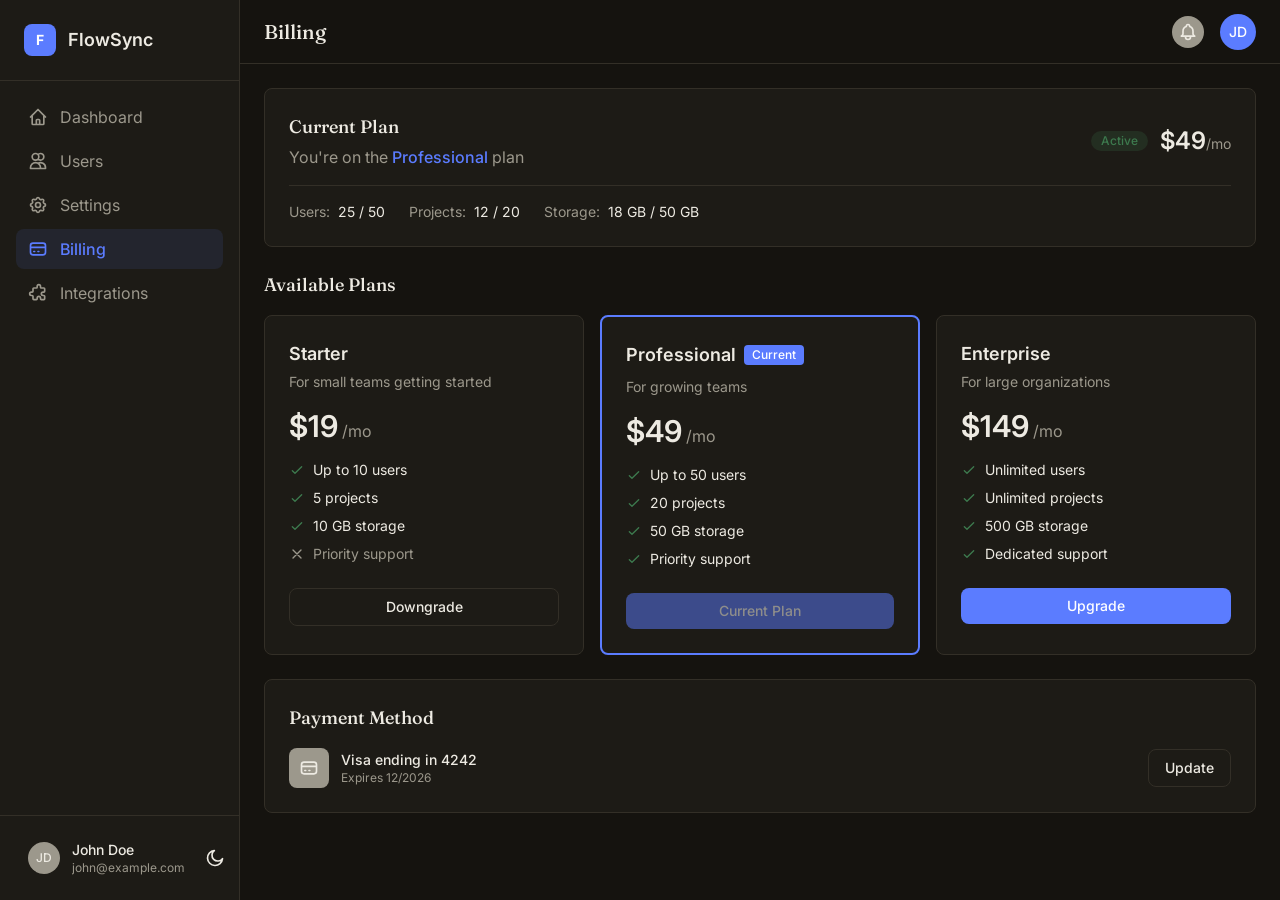
<file: billing.html>
<!DOCTYPE html>
<html lang="en">
<head>
  <meta charset="UTF-8" />
  <meta name="viewport" content="width=device-width, initial-scale=1.0" />
  <meta name="description" content="FlowSync Billing — Manage subscriptions, pricing plans, and payment methods. View invoices and upgrade or downgrade your plan." />
  <meta property="og:title" content="FlowSync — Billing" />
  <meta property="og:description" content="Manage subscriptions and billing information." />
  <meta property="og:image" content="https://flowsync3.netlify.app/assets/og-image.png" />
  <meta property="og:image:width" content="1200" />
  <meta property="og:image:height" content="630" />
  <meta property="og:type" content="website" />
  <meta name="twitter:card" content="summary_large_image" />
  <meta name="twitter:title" content="FlowSync — Billing" />
  <meta name="twitter:description" content="Manage subscriptions and billing information." />
  <meta name="twitter:image" content="https://flowsync3.netlify.app/assets/og-image.png" />
  <meta name="theme-color" content="#15130F" />
  <title>FlowSync — Billing</title>
  <link rel="icon" href="assets/favicon.ico" sizes="32x32" />
  <link rel="icon" type="image/png" sizes="16x16" href="assets/favicon-16x16.png" />
  <link rel="icon" type="image/png" sizes="32x32" href="assets/favicon-32x32.png" />
  <link rel="apple-touch-icon" href="assets/apple-touch-icon.png" />
  <link rel="preconnect" href="https://fonts.googleapis.com" />
  <link rel="preconnect" href="https://fonts.gstatic.com" crossorigin />
  <link href="https://fonts.googleapis.com/css2?family=Fraunces:opsz,wght@9..144,400;9..144,500&family=Inter:wght@400;500;600;700&family=JetBrains+Mono:wght@400;500;600&display=swap" rel="stylesheet" />
  <link rel="stylesheet" href="output.css" />
  <script>
    (function () {
      var theme = localStorage.getItem('flowsync-theme') || 'dark';
      if (theme === 'dark') {
        document.documentElement.classList.add('dark');
      }
    }());
  </script>
</head>
<body class="min-h-screen bg-background text-foreground dark:bg-[--color-background] dark:text-[--color-foreground] overflow-x-hidden">
  <div class="w-full md:grid md:grid-cols-[240px_1fr] min-h-screen">

    <!-- Sidebar -->
    <aside id="sidebar" class="fixed inset-y-0 left-0 z-20 w-60 -translate-x-full bg-surface dark:bg-[--color-surface] border-r border-border dark:border-[--color-border] flex flex-col transition-transform duration-200 md:translate-x-0 md:sticky md:top-0 md:h-screen">
      <div class="p-6 border-b border-border flex items-center justify-between">
        <a class='flex items-center gap-3' href='index.html'>
          <div class="w-8 h-8 bg-primary rounded-lg flex items-center justify-center">
            <span class="text-on-primary font-bold text-sm">F</span>
          </div>
          <span class="text-lg font-semibold text-foreground">FlowSync</span>
        </a>
        <button id="sidebar-close" class="md:hidden w-8 h-8 flex items-center justify-center rounded-lg text-muted hover:text-foreground hover:bg-muted/10 transition-colors" aria-label="Close sidebar">
          <svg class="w-5 h-5" fill="none" stroke="currentColor" viewBox="0 0 24 24">
            <path stroke-linecap="round" stroke-linejoin="round" stroke-width="2" d="M6 18L18 6M6 6l12 12"/>
          </svg>
        </button>
      </div>

      <nav class="flex-1 p-4 overflow-y-auto">
        <ul class="space-y-1">
          <li>
            <a class='flex items-center gap-3 px-3 py-2 rounded-lg text-muted hover:text-foreground hover:bg-muted/10 transition-colors' href='index.html'>
              <svg class="w-5 h-5" fill="none" stroke="currentColor" viewBox="0 0 24 24">
                <path stroke-linecap="round" stroke-linejoin="round" stroke-width="2" d="M3 12l2-2m0 0l7-7 7 7M5 10v10a1 1 0 001 1h3m10-11l2 2m-2-2v10a1 1 0 01-1 1h-3m-6 0a1 1 0 001-1v-4a1 1 0 011-1h2a1 1 0 011 1v4a1 1 0 001 1m-6 0h6"/>
              </svg>
              <span>Dashboard</span>
            </a>
          </li>
          <li>
            <a class='flex items-center gap-3 px-3 py-2 rounded-lg text-muted hover:text-foreground hover:bg-muted/10 transition-colors' href='users.html'>
              <svg class="w-5 h-5" fill="none" stroke="currentColor" viewBox="0 0 24 24">
                <path stroke-linecap="round" stroke-linejoin="round" stroke-width="2" d="M12 4.354a4 4 0 110 5.292M15 21H3v-1a6 6 0 0112 0v1zm0 0h6v-1a6 6 0 00-9-5.197M13 7a4 4 0 11-8 0 4 4 0 018 0z"/>
              </svg>
              <span>Users</span>
            </a>
          </li>
          <li>
            <a class='flex items-center gap-3 px-3 py-2 rounded-lg text-muted hover:text-foreground hover:bg-muted/10 transition-colors' href='settings.html'>
              <svg class="w-5 h-5" fill="none" stroke="currentColor" viewBox="0 0 24 24">
                <path stroke-linecap="round" stroke-linejoin="round" stroke-width="2" d="M10.325 4.317c.426-1.756 2.924-1.756 3.35 0a1.724 1.724 0 002.573 1.066c1.543-.94 3.31.826 2.37 2.37a1.724 1.724 0 001.065 2.572c1.756.426 1.756 2.924 0 3.35a1.724 1.724 0 00-1.066 2.573c.94 1.543-.826 3.31-2.37 2.37a1.724 1.724 0 00-2.572 1.065c-.426 1.756-2.924 1.756-3.35 0a1.724 1.724 0 00-2.573-1.066c-1.543.94-3.31-.826-2.37-2.37a1.724 1.724 0 00-1.065-2.572c-1.756-.426-1.756-2.924 0-3.35a1.724 1.724 0 001.066-2.573c-.94-1.543.826-3.31 2.37-2.37.996.608 2.296.07 2.572-1.065z"/>
                <path stroke-linecap="round" stroke-linejoin="round" stroke-width="2" d="M15 12a3 3 0 11-6 0 3 3 0 016 0z"/>
              </svg>
              <span>Settings</span>
            </a>
          </li>
          <li>
            <a class='flex items-center gap-3 px-3 py-2 rounded-lg text-primary bg-primary/10 font-medium' href='billing.html'>
              <svg class="w-5 h-5" fill="none" stroke="currentColor" viewBox="0 0 24 24">
                <path stroke-linecap="round" stroke-linejoin="round" stroke-width="2" d="M3 10h18M7 15h1m4 0h1m-7 4h12a3 3 0 003-3V8a3 3 0 00-3-3H6a3 3 0 00-3 3v8a3 3 0 003 3z"/>
              </svg>
              <span>Billing</span>
            </a>
          </li>
          <li>
            <a class='flex items-center gap-3 px-3 py-2 rounded-lg text-muted hover:text-foreground hover:bg-muted/10 transition-colors' href='integrations.html'>
              <svg class="w-5 h-5" fill="none" stroke="currentColor" viewBox="0 0 24 24">
                <path stroke-linecap="round" stroke-linejoin="round" stroke-width="2" d="M11 4a2 2 0 114 0v1a1 1 0 001 1h3a1 1 0 011 1v3a1 1 0 01-1 1h-1a2 2 0 100 4h1a1 1 0 011 1v3a1 1 0 01-1 1h-3a1 1 0 01-1-1v-1a2 2 0 10-4 0v1a1 1 0 01-1 1H7a1 1 0 01-1-1v-3a1 1 0 00-1-1H4a2 2 0 110-4h1a1 1 0 001-1V7a1 1 0 011-1h3a1 1 0 001-1V4z"/>
              </svg>
              <span>Integrations</span>
            </a>
          </li>
        </ul>
      </nav>

      <!-- User section at bottom -->
      <div class="p-4 border-t border-border space-y-3">
        <div class="flex items-center justify-between">
          <a class='flex items-center gap-3 px-3 py-2 rounded-lg text-muted hover:text-foreground hover:bg-muted/10 transition-colors flex-1' href='settings.html'>
            <div class="w-8 h-8 bg-muted rounded-full flex items-center justify-center">
              <span class="text-xs font-medium text-foreground">JD</span>
            </div>
            <div class="flex-1 min-w-0">
              <p class="text-sm font-medium text-foreground truncate">John Doe</p>
              <p class="text-xs text-muted truncate">john@example.com</p>
            </div>
          </a>
          <button
            id="theme-toggle"
            type="button"
            aria-label="Switch to dark mode"
            class="p-2 rounded-lg
                   text-[--color-muted] hover:text-[--color-foreground]
                   hover:bg-[--color-surface]
                   dark:hover:bg-white/5
                   transition-colors duration-200
                   focus-visible:outline-none focus-visible:ring-2
                   focus-visible:ring-[--color-primary]"
          >
            <!-- Moon icon — default (light mode). JS swaps to sun in dark mode. -->
            <svg xmlns="http://www.w3.org/2000/svg" class="w-5 h-5" fill="none"
                 viewBox="0 0 24 24" stroke="currentColor" stroke-width="2"
                 aria-hidden="true">
              <path stroke-linecap="round" stroke-linejoin="round"
                    d="M21 12.79A9 9 0 1111.21 3a7 7 0 109.79 9.79z"/>
            </svg>
          </button>
        </div>
      </div>
    </aside>

    <div id="sidebar-backdrop" class="fixed inset-0 z-10 bg-black/50 hidden md:hidden" aria-hidden="true"></div>

    <div class="flex flex-col min-h-screen overflow-x-hidden">
      <header class="sticky top-0 z-10 h-16 bg-background dark:bg-[--color-background] border-b border-border dark:border-[--color-border] flex items-center justify-between px-4 md:px-6">
        <div class="flex items-center gap-3">
          <button id="sidebar-toggle" class="md:hidden w-10 h-10 -ml-2 flex items-center justify-center rounded-lg text-muted hover:text-foreground hover:bg-muted/10 transition-colors" aria-label="Open menu">
            <svg class="w-6 h-6" fill="none" stroke="currentColor" viewBox="0 0 24 24">
              <path stroke-linecap="round" stroke-linejoin="round" stroke-width="2" d="M4 6h16M4 12h16M4 18h16"/>
            </svg>
          </button>
          <h1 class="text-xl font-serif font-medium text-foreground">Billing</h1>
        </div>

        <div class="relative">
          <div class="flex items-center gap-2 md:gap-4">
            <button class="w-10 h-10 md:w-8 md:h-8 rounded-full bg-muted flex items-center justify-center hover:bg-primary/20 transition-colors" aria-label="Notifications" id="notification-btn">
              <svg class="w-5 h-5 text-foreground" fill="none" stroke="currentColor" viewBox="0 0 24 24">
                <path stroke-linecap="round" stroke-linejoin="round" stroke-width="2" d="M15 17h5l-1.405-1.405A2.032 2.032 0 0118 14.158V11a6.002 6.002 0 00-4-5.659V5a2 2 0 10-4 0v.341C7.67 6.165 6 8.388 6 11v3.159c0 .538-.214 1.055-.595 1.436L4 17h5m6 0v1a3 3 0 11-6 0v-1m6 0H9"/>
              </svg>
            </button>
            <button class="w-9 h-9 rounded-full bg-primary flex items-center justify-center" aria-label="Profile menu" id="profile-btn">
              <span class="text-sm font-medium text-on-primary">JD</span>
            </button>
          </div>
          <!-- Notification dropdown -->
          <div id="notification-dropdown" class="absolute right-0 mt-2 w-80 bg-surface border border-border rounded-lg shadow-lg hidden z-50">
            <div class="p-4 border-b border-border">
              <h3 class="text-sm font-semibold text-foreground">Notifications</h3>
            </div>
            <div class="max-h-64 overflow-y-auto">
              <div class="p-4 border-b border-border hover:bg-muted/50 cursor-pointer">
                <p class="text-sm text-foreground">New user registered</p>
                <p class="text-xs text-muted">2 minutes ago</p>
              </div>
              <div class="p-4 border-b border-border hover:bg-muted/50 cursor-pointer">
                <p class="text-sm text-foreground">Project completed</p>
                <p class="text-xs text-muted">15 minutes ago</p>
              </div>
              <div class="p-4 hover:bg-muted/50 cursor-pointer">
                <p class="text-sm text-foreground">Integration added</p>
                <p class="text-xs text-muted">1 hour ago</p>
              </div>
            </div>
          </div>
          <!-- Profile dropdown -->
          <div id="profile-dropdown" class="absolute right-0 mt-2 w-48 bg-surface border border-border rounded-lg shadow-lg hidden z-50">
            <div class="p-3 border-b border-border">
              <p class="text-sm font-medium text-foreground">John Doe</p>
              <p class="text-xs text-muted">john@example.com</p>
            </div>
            <div class="p-2">
              <a class='block px-3 py-2 text-sm text-muted hover:text-foreground hover:bg-muted/50 rounded' href='settings.html'>Settings</a>
              <a href="billing.html#" data-action="sign-out" class="block px-3 py-2 text-sm text-muted hover:text-foreground hover:bg-muted/50 rounded">Sign out</a>
            </div>
          </div>
        </div>
      </header>

      <main class="flex-1 p-4 md:p-6 space-y-6">
        <!-- Current Plan -->
        <section class="card">
          <div class="flex flex-col sm:flex-row sm:items-center sm:justify-between gap-4">
            <div>
              <h2 class="text-lg font-serif font-medium text-foreground">Current Plan</h2>
              <p class="text-muted mt-1">You're on the <span class="text-primary font-medium">Professional</span> plan</p>
            </div>
            <div class="flex items-center gap-3">
              <span class="badge-active">Active</span>
              <span class="text-2xl font-mono font-semibold text-foreground">$49<span class="text-sm font-mono font-normal text-muted">/mo</span></span>
            </div>
          </div>
          <div class="mt-4 pt-4 border-t border-border">
            <div class="flex flex-wrap gap-6 text-sm">
              <div>
                <span class="text-muted">Users:</span>
                <span class="text-foreground ml-1">25 / 50</span>
              </div>
              <div>
                <span class="text-muted">Projects:</span>
                <span class="text-foreground ml-1">12 / 20</span>
              </div>
              <div>
                <span class="text-muted">Storage:</span>
                <span class="text-foreground font-mono ml-1">18 GB / 50 GB</span>
              </div>
            </div>
          </div>
        </section>

        <!-- Pricing Tiers -->
        <section>
          <h2 class="text-lg font-serif font-medium text-foreground mb-4">Available Plans</h2>
          <div class="grid grid-cols-1 md:grid-cols-3 gap-4">
            <!-- Starter -->
            <div class="card">
              <h3 class="text-lg font-semibold text-foreground">Starter</h3>
              <p class="text-muted text-sm mt-1">For small teams getting started</p>
              <div class="mt-4">
                <span class="text-3xl font-mono font-semibold text-foreground">$19</span>
                <span class="text-muted">/mo</span>
              </div>
              <ul class="mt-4 space-y-2">
                <li class="flex items-center gap-2 text-sm text-foreground">
                  <svg class="w-4 h-4 text-success flex-shrink-0" fill="none" stroke="currentColor" viewBox="0 0 24 24">
                    <path stroke-linecap="round" stroke-linejoin="round" stroke-width="2" d="M5 13l4 4L19 7"/>
                  </svg>
                  Up to 10 users
                </li>
                <li class="flex items-center gap-2 text-sm text-foreground">
                  <svg class="w-4 h-4 text-success flex-shrink-0" fill="none" stroke="currentColor" viewBox="0 0 24 24">
                    <path stroke-linecap="round" stroke-linejoin="round" stroke-width="2" d="M5 13l4 4L19 7"/>
                  </svg>
                  5 projects
                </li>
                <li class="flex items-center gap-2 text-sm text-foreground">
                  <svg class="w-4 h-4 text-success flex-shrink-0" fill="none" stroke="currentColor" viewBox="0 0 24 24">
                    <path stroke-linecap="round" stroke-linejoin="round" stroke-width="2" d="M5 13l4 4L19 7"/>
                  </svg>
                  10 GB storage
                </li>
                <li class="flex items-center gap-2 text-sm text-muted">
                  <svg class="w-4 h-4 flex-shrink-0" fill="none" stroke="currentColor" viewBox="0 0 24 24">
                    <path stroke-linecap="round" stroke-linejoin="round" stroke-width="2" d="M6 18L18 6M6 6l12 12"/>
                  </svg>
                  Priority support
                </li>
              </ul>
              <button class="btn-secondary w-full mt-6">Downgrade</button>
            </div>

            <!-- Professional (current) -->
            <div class="card border-2 border-primary">
              <div class="flex flex-wrap items-center gap-2 mb-2">
                <h3 class="text-lg font-semibold text-foreground">Professional</h3>
                <span class="px-2 py-0.5 bg-primary text-on-primary text-xs font-medium rounded">Current</span>
              </div>
              <p class="text-muted text-sm mt-1">For growing teams</p>
              <div class="mt-4">
                <span class="text-3xl font-mono font-semibold text-foreground">$49</span>
                <span class="text-muted">/mo</span>
              </div>
              <ul class="mt-4 space-y-2">
                <li class="flex items-center gap-2 text-sm text-foreground">
                  <svg class="w-4 h-4 text-success flex-shrink-0" fill="none" stroke="currentColor" viewBox="0 0 24 24">
                    <path stroke-linecap="round" stroke-linejoin="round" stroke-width="2" d="M5 13l4 4L19 7"/>
                  </svg>
                  Up to 50 users
                </li>
                <li class="flex items-center gap-2 text-sm text-foreground">
                  <svg class="w-4 h-4 text-success flex-shrink-0" fill="none" stroke="currentColor" viewBox="0 0 24 24">
                    <path stroke-linecap="round" stroke-linejoin="round" stroke-width="2" d="M5 13l4 4L19 7"/>
                  </svg>
                  20 projects
                </li>
                <li class="flex items-center gap-2 text-sm text-foreground">
                  <svg class="w-4 h-4 text-success flex-shrink-0" fill="none" stroke="currentColor" viewBox="0 0 24 24">
                    <path stroke-linecap="round" stroke-linejoin="round" stroke-width="2" d="M5 13l4 4L19 7"/>
                  </svg>
                  50 GB storage
                </li>
                <li class="flex items-center gap-2 text-sm text-foreground">
                  <svg class="w-4 h-4 text-success flex-shrink-0" fill="none" stroke="currentColor" viewBox="0 0 24 24">
                    <path stroke-linecap="round" stroke-linejoin="round" stroke-width="2" d="M5 13l4 4L19 7"/>
                  </svg>
                  Priority support
                </li>
              </ul>
              <button class="btn-primary w-full mt-6" disabled>Current Plan</button>
            </div>

            <!-- Enterprise -->
            <div class="card">
              <h3 class="text-lg font-semibold text-foreground">Enterprise</h3>
              <p class="text-muted text-sm mt-1">For large organizations</p>
              <div class="mt-4">
                <span class="text-3xl font-mono font-semibold text-foreground">$149</span>
                <span class="text-muted">/mo</span>
              </div>
              <ul class="mt-4 space-y-2">
                <li class="flex items-center gap-2 text-sm text-foreground">
                  <svg class="w-4 h-4 text-success flex-shrink-0" fill="none" stroke="currentColor" viewBox="0 0 24 24">
                    <path stroke-linecap="round" stroke-linejoin="round" stroke-width="2" d="M5 13l4 4L19 7"/>
                  </svg>
                  Unlimited users
                </li>
                <li class="flex items-center gap-2 text-sm text-foreground">
                  <svg class="w-4 h-4 text-success flex-shrink-0" fill="none" stroke="currentColor" viewBox="0 0 24 24">
                    <path stroke-linecap="round" stroke-linejoin="round" stroke-width="2" d="M5 13l4 4L19 7"/>
                  </svg>
                  Unlimited projects
                </li>
                <li class="flex items-center gap-2 text-sm text-foreground">
                  <svg class="w-4 h-4 text-success flex-shrink-0" fill="none" stroke="currentColor" viewBox="0 0 24 24">
                    <path stroke-linecap="round" stroke-linejoin="round" stroke-width="2" d="M5 13l4 4L19 7"/>
                  </svg>
                  500 GB storage
                </li>
                <li class="flex items-center gap-2 text-sm text-foreground">
                  <svg class="w-4 h-4 text-success flex-shrink-0" fill="none" stroke="currentColor" viewBox="0 0 24 24">
                    <path stroke-linecap="round" stroke-linejoin="round" stroke-width="2" d="M5 13l4 4L19 7"/>
                  </svg>
                  Dedicated support
                </li>
              </ul>
              <button class="btn-primary w-full mt-6">Upgrade</button>
            </div>
          </div>
        </section>

        <!-- Payment Method -->
        <section class="card">
          <h2 class="text-lg font-serif font-medium text-foreground mb-4">Payment Method</h2>
          <div class="flex items-center justify-between flex-wrap gap-4">
            <div class="flex items-center gap-3">
              <div class="w-10 h-10 rounded-lg bg-muted flex items-center justify-center">
                <svg class="w-5 h-5 text-foreground" fill="none" stroke="currentColor" viewBox="0 0 24 24">
                  <path stroke-linecap="round" stroke-linejoin="round" stroke-width="2" d="M3 10h18M7 15h1m4 0h1m-7 4h12a3 3 0 003-3V8a3 3 0 00-3-3H6a3 3 0 00-3 3v8a3 3 0 003 3z"/>
                </svg>
              </div>
              <div>
                <p class="text-sm font-medium text-foreground">Visa ending in 4242</p>
                <p class="text-xs text-muted">Expires 12/2026</p>
              </div>
            </div>
            <button class="btn-secondary text-sm">Update</button>
          </div>
        </section>
      </main>
    </div>

  </div>

  <div data-component="toast"></div>

  <script type="module" src="js/main.js" defer></script>
  <script type="module" src="js/dark-mode.js" defer></script>
</body>
</html>
</file>
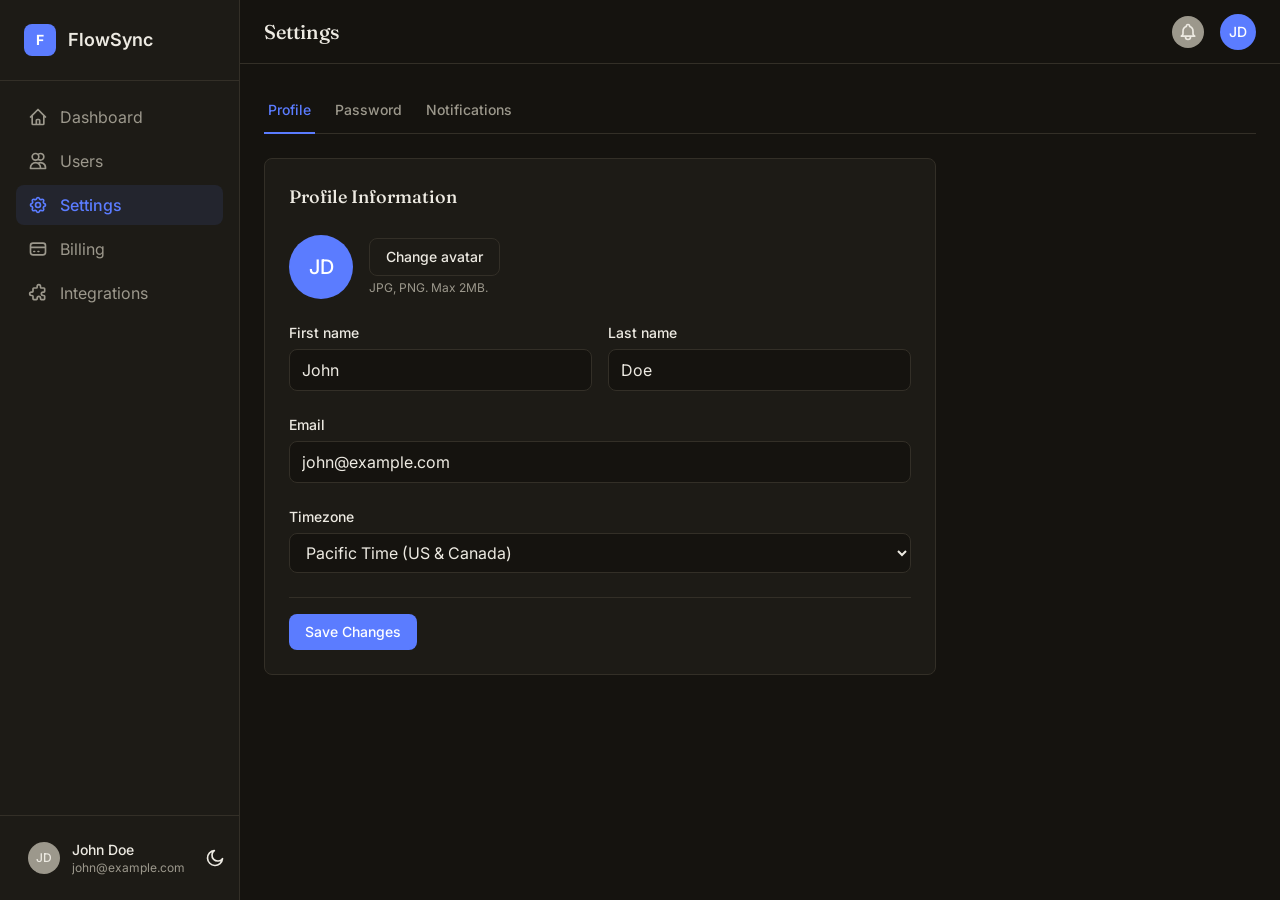
<file: settings.html>
<!DOCTYPE html>
<html lang="en">

<head>
  <meta charset="UTF-8" />
  <meta name="viewport" content="width=device-width, initial-scale=1.0" />
  <meta name="description"
    content="FlowSync Settings — Update profile information, manage security preferences, and customize notification settings." />
  <meta property="og:title" content="FlowSync — Settings" />
  <meta property="og:description" content="Manage your profile and preferences." />
  <meta property="og:image" content="https://flowsync3.netlify.app/assets/og-image.png" />
  <meta property="og:image:width" content="1200" />
  <meta property="og:image:height" content="630" />
  <meta property="og:type" content="website" />
  <meta name="twitter:card" content="summary_large_image" />
  <meta name="twitter:title" content="FlowSync — Settings" />
  <meta name="twitter:description" content="Manage your profile and preferences." />
  <meta name="twitter:image" content="https://flowsync3.netlify.app/assets/og-image.png" />
  <meta name="theme-color" content="#15130F" />
  <title>FlowSync — Settings</title>
  <link rel="icon" href="assets/favicon.ico" sizes="32x32" />
  <link rel="icon" type="image/png" sizes="16x16" href="assets/favicon-16x16.png" />
  <link rel="icon" type="image/png" sizes="32x32" href="assets/favicon-32x32.png" />
  <link rel="apple-touch-icon" href="assets/apple-touch-icon.png" />
  <link rel="preconnect" href="https://fonts.googleapis.com" />
  <link rel="preconnect" href="https://fonts.gstatic.com" crossorigin />
  <link href="https://fonts.googleapis.com/css2?family=Fraunces:opsz,wght@9..144,400;9..144,500&family=Inter:wght@400;500;600;700&family=JetBrains+Mono:wght@400;500;600&display=swap" rel="stylesheet" />
  <link rel="stylesheet" href="output.css" />
  <script>
    (function () {
      var theme = localStorage.getItem('flowsync-theme') || 'dark';
      if (theme === 'dark') {
        document.documentElement.classList.add('dark');
      }
    }());
  </script>
</head>

<body
  class="min-h-screen bg-background text-foreground dark:bg-[--color-background] dark:text-[--color-foreground] overflow-x-hidden">
  <div class="w-full md:grid md:grid-cols-[240px_1fr] min-h-screen">

    <!-- Sidebar -->
    <aside id="sidebar"
      class="fixed inset-y-0 left-0 z-20 w-60 -translate-x-full bg-surface dark:bg-[--color-surface] border-r border-border dark:border-[--color-border] flex flex-col transition-transform duration-200 md:translate-x-0 md:sticky md:top-0 md:h-screen">
      <div class="p-6 border-b border-border flex items-center justify-between">
        <a class='flex items-center gap-3' href='index.html'>
          <div class="w-8 h-8 bg-primary rounded-lg flex items-center justify-center">
            <span class="text-on-primary font-bold text-sm">F</span>
          </div>
          <span class="text-lg font-semibold text-foreground">FlowSync</span>
        </a>
        <button id="sidebar-close"
          class="md:hidden w-8 h-8 flex items-center justify-center rounded-lg text-muted hover:text-foreground hover:bg-muted/10 transition-colors"
          aria-label="Close sidebar">
          <svg class="w-5 h-5" fill="none" stroke="currentColor" viewBox="0 0 24 24">
            <path stroke-linecap="round" stroke-linejoin="round" stroke-width="2" d="M6 18L18 6M6 6l12 12" />
          </svg>
        </button>
      </div>

      <nav class="flex-1 p-4 overflow-y-auto">
        <ul class="space-y-1">
          <li>
            <a class='flex items-center gap-3 px-3 py-2 rounded-lg text-muted hover:text-foreground hover:bg-muted/10 transition-colors' href='index.html'>
              <svg class="w-5 h-5" fill="none" stroke="currentColor" viewBox="0 0 24 24">
                <path stroke-linecap="round" stroke-linejoin="round" stroke-width="2"
                  d="M3 12l2-2m0 0l7-7 7 7M5 10v10a1 1 0 001 1h3m10-11l2 2m-2-2v10a1 1 0 01-1 1h-3m-6 0a1 1 0 001-1v-4a1 1 0 011-1h2a1 1 0 011 1v4a1 1 0 001 1m-6 0h6" />
              </svg>
              <span>Dashboard</span>
            </a>
          </li>
          <li>
            <a class='flex items-center gap-3 px-3 py-2 rounded-lg text-muted hover:text-foreground hover:bg-muted/10 transition-colors' href='users.html'>
              <svg class="w-5 h-5" fill="none" stroke="currentColor" viewBox="0 0 24 24">
                <path stroke-linecap="round" stroke-linejoin="round" stroke-width="2"
                  d="M12 4.354a4 4 0 110 5.292M15 21H3v-1a6 6 0 0112 0v1zm0 0h6v-1a6 6 0 00-9-5.197M13 7a4 4 0 11-8 0 4 4 0 018 0z" />
              </svg>
              <span>Users</span>
            </a>
          </li>
          <li>
            <a class='flex items-center gap-3 px-3 py-2 rounded-lg text-primary bg-primary/10 font-medium' href='settings.html'>
              <svg class="w-5 h-5" fill="none" stroke="currentColor" viewBox="0 0 24 24">
                <path stroke-linecap="round" stroke-linejoin="round" stroke-width="2"
                  d="M10.325 4.317c.426-1.756 2.924-1.756 3.35 0a1.724 1.724 0 002.573 1.066c1.543-.94 3.31.826 2.37 2.37a1.724 1.724 0 001.065 2.572c1.756.426 1.756 2.924 0 3.35a1.724 1.724 0 00-1.066 2.573c.94 1.543-.826 3.31-2.37 2.37a1.724 1.724 0 00-2.572 1.065c-.426 1.756-2.924 1.756-3.35 0a1.724 1.724 0 00-2.573-1.066c-1.543.94-3.31-.826-2.37-2.37a1.724 1.724 0 00-1.065-2.572c-1.756-.426-1.756-2.924 0-3.35a1.724 1.724 0 001.066-2.573c-.94-1.543.826-3.31 2.37-2.37.996.608 2.296.07 2.572-1.065z" />
                <path stroke-linecap="round" stroke-linejoin="round" stroke-width="2"
                  d="M15 12a3 3 0 11-6 0 3 3 0 016 0z" />
              </svg>
              <span>Settings</span>
            </a>
          </li>
          <li>
            <a class='flex items-center gap-3 px-3 py-2 rounded-lg text-muted hover:text-foreground hover:bg-muted/10 transition-colors' href='billing.html'>
              <svg class="w-5 h-5" fill="none" stroke="currentColor" viewBox="0 0 24 24">
                <path stroke-linecap="round" stroke-linejoin="round" stroke-width="2"
                  d="M3 10h18M7 15h1m4 0h1m-7 4h12a3 3 0 003-3V8a3 3 0 00-3-3H6a3 3 0 00-3 3v8a3 3 0 003 3z" />
              </svg>
              <span>Billing</span>
            </a>
          </li>
          <li>
            <a class='flex items-center gap-3 px-3 py-2 rounded-lg text-muted hover:text-foreground hover:bg-muted/10 transition-colors' href='integrations.html'>
              <svg class="w-5 h-5" fill="none" stroke="currentColor" viewBox="0 0 24 24">
                <path stroke-linecap="round" stroke-linejoin="round" stroke-width="2"
                  d="M11 4a2 2 0 114 0v1a1 1 0 001 1h3a1 1 0 011 1v3a1 1 0 01-1 1h-1a2 2 0 100 4h1a1 1 0 011 1v3a1 1 0 01-1 1h-3a1 1 0 01-1-1v-1a2 2 0 10-4 0v1a1 1 0 01-1 1H7a1 1 0 01-1-1v-3a1 1 0 00-1-1H4a2 2 0 110-4h1a1 1 0 001-1V7a1 1 0 011-1h3a1 1 0 001-1V4z" />
              </svg>
              <span>Integrations</span>
            </a>
          </li>
        </ul>
      </nav>

      <!-- User section at bottom -->
      <div class="p-4 border-t border-border space-y-3">
        <div class="flex items-center justify-between">
          <a class='flex items-center gap-3 px-3 py-2 rounded-lg text-muted hover:text-foreground hover:bg-muted/10 transition-colors flex-1' href='settings.html'>
            <div class="w-8 h-8 bg-muted rounded-full flex items-center justify-center">
              <span class="text-xs font-medium text-foreground">JD</span>
            </div>
            <div class="flex-1 min-w-0">
              <p class="text-sm font-medium text-foreground truncate">John Doe</p>
              <p class="text-xs text-muted truncate">john@example.com</p>
            </div>
          </a>
          <button id="theme-toggle" type="button" aria-label="Switch to dark mode" class="p-2 rounded-lg
                   text-[--color-muted] hover:text-[--color-foreground]
                   hover:bg-[--color-surface]
                   dark:hover:bg-white/5
                   transition-colors duration-200
                   focus-visible:outline-none focus-visible:ring-2
                   focus-visible:ring-[--color-primary]">
            <!-- Moon icon — default (light mode). JS swaps to sun in dark mode. -->
            <svg xmlns="http://www.w3.org/2000/svg" class="w-5 h-5" fill="none" viewBox="0 0 24 24"
              stroke="currentColor" stroke-width="2" aria-hidden="true">
              <path stroke-linecap="round" stroke-linejoin="round" d="M21 12.79A9 9 0 1111.21 3a7 7 0 109.79 9.79z" />
            </svg>
          </button>
        </div>
      </div>
    </aside>

    <div id="sidebar-backdrop" class="fixed inset-0 z-10 bg-black/50 hidden md:hidden" aria-hidden="true"></div>

    <div class="flex flex-col min-h-screen overflow-x-hidden">
      <header
        class="sticky top-0 z-10 h-16 bg-background dark:bg-[--color-background] border-b border-border dark:border-[--color-border] flex items-center justify-between px-4 md:px-6">
        <div class="flex items-center gap-3">
          <button id="sidebar-toggle"
            class="md:hidden w-10 h-10 -ml-2 flex items-center justify-center rounded-lg text-muted hover:text-foreground hover:bg-muted/10 transition-colors"
            aria-label="Open menu">
            <svg class="w-6 h-6" fill="none" stroke="currentColor" viewBox="0 0 24 24">
              <path stroke-linecap="round" stroke-linejoin="round" stroke-width="2" d="M4 6h16M4 12h16M4 18h16" />
            </svg>
          </button>
          <h1 class="text-xl font-serif font-medium text-foreground">Settings</h1>
        </div>

        <div class="relative">
          <div class="flex items-center gap-2 md:gap-4">
            <button
              class="w-10 h-10 md:w-8 md:h-8 rounded-full bg-muted flex items-center justify-center hover:bg-primary/20 transition-colors"
              aria-label="Notifications" id="notification-btn">
              <svg class="w-5 h-5 text-foreground" fill="none" stroke="currentColor" viewBox="0 0 24 24">
                <path stroke-linecap="round" stroke-linejoin="round" stroke-width="2"
                  d="M15 17h5l-1.405-1.405A2.032 2.032 0 0118 14.158V11a6.002 6.002 0 00-4-5.659V5a2 2 0 10-4 0v.341C7.67 6.165 6 8.388 6 11v3.159c0 .538-.214 1.055-.595 1.436L4 17h5m6 0v1a3 3 0 11-6 0v-1m6 0H9" />
              </svg>
            </button>
            <button class="w-9 h-9 rounded-full bg-primary flex items-center justify-center" aria-label="Profile menu"
              id="profile-btn">
              <span class="text-sm font-medium text-on-primary">JD</span>
            </button>
          </div>
          <!-- Notification dropdown -->
          <div id="notification-dropdown"
            class="absolute right-0 mt-2 w-80 bg-surface border border-border rounded-lg shadow-lg hidden z-50">
            <div class="p-4 border-b border-border">
              <h3 class="text-sm font-semibold text-foreground">Notifications</h3>
            </div>
            <div class="max-h-64 overflow-y-auto">
              <div class="p-4 border-b border-border hover:bg-muted/50 cursor-pointer">
                <p class="text-sm text-foreground">New user registered</p>
                <p class="text-xs text-muted">2 minutes ago</p>
              </div>
              <div class="p-4 border-b border-border hover:bg-muted/50 cursor-pointer">
                <p class="text-sm text-foreground">Project completed</p>
                <p class="text-xs text-muted">15 minutes ago</p>
              </div>
              <div class="p-4 hover:bg-muted/50 cursor-pointer">
                <p class="text-sm text-foreground">Integration added</p>
                <p class="text-xs text-muted">1 hour ago</p>
              </div>
            </div>
          </div>
          <!-- Profile dropdown -->
          <div id="profile-dropdown"
            class="absolute right-0 mt-2 w-48 bg-surface border border-border rounded-lg shadow-lg hidden z-50">
            <div class="p-3 border-b border-border">
              <p class="text-sm font-medium text-foreground">John Doe</p>
              <p class="text-xs text-muted">john@example.com</p>
            </div>
            <div class="p-2">
              <a class='block px-3 py-2 text-sm text-muted hover:text-foreground hover:bg-muted/50 rounded' href='settings.html'>Settings</a>
              <a href="settings.html#" data-action="sign-out"
                class="block px-3 py-2 text-sm text-muted hover:text-foreground hover:bg-muted/50 rounded">Sign out</a>
            </div>
          </div>
        </div>
      </header>

      <main class="flex-1 p-4 md:p-6 space-y-6">
        <!-- Tabs -->
        <div class="border-b border-border">
          <nav class="flex gap-4 -mb-px" role="tablist">
            <button role="tab" aria-selected="true"
              class="tab-btn px-1 py-3 text-sm font-medium text-primary border-b-2 border-primary"
              data-tab="profile">Profile</button>
            <button role="tab" aria-selected="false"
              class="tab-btn px-1 py-3 text-sm font-medium text-muted border-b-2 border-transparent hover:text-foreground hover:border-border"
              data-tab="password">Password</button>
            <button role="tab" aria-selected="false"
              class="tab-btn px-1 py-3 text-sm font-medium text-muted border-b-2 border-transparent hover:text-foreground hover:border-border"
              data-tab="notifications">Notifications</button>
          </nav>
        </div>

        <!-- Profile Tab -->
        <section id="tab-profile" class="tab-content">
          <div class="card max-w-2xl">
            <h2 class="text-lg font-serif font-medium text-foreground mb-6">Profile Information</h2>
            <form id="profile-form" class="space-y-6">
              <!-- Avatar -->
              <div class="flex items-center gap-4">
                <div class="w-16 h-16 rounded-full bg-primary flex items-center justify-center">
                  <span class="text-xl font-medium text-on-primary">JD</span>
                </div>
                <div>
                  <button type="button" class="btn-secondary text-sm">Change avatar</button>
                  <p class="text-xs text-muted mt-1">JPG, PNG. Max 2MB.</p>
                </div>
              </div>

              <div class="grid grid-cols-1 sm:grid-cols-2 gap-4">
                <div>
                  <label class="input-label" for="first-name">First name</label>
                  <input type="text" id="first-name" name="firstName" class="input" value="John" />
                </div>
                <div>
                  <label class="input-label" for="last-name">Last name</label>
                  <input type="text" id="last-name" name="lastName" class="input" value="Doe" />
                </div>
              </div>

              <div>
                <label class="input-label" for="email">Email</label>
                <input type="email" id="email" name="email" class="input" value="john@example.com" />
              </div>

              <div>
                <label class="input-label" for="timezone">Timezone</label>
                <select id="timezone" name="timezone" class="input">
                  <option>Pacific Time (US & Canada)</option>
                  <option>Mountain Time (US & Canada)</option>
                  <option>Central Time (US & Canada)</option>
                  <option>Eastern Time (US & Canada)</option>
                  <option>UTC</option>
                </select>
              </div>

              <div class="pt-4 border-t border-border">
                <button type="submit" class="btn-primary">Save Changes</button>
              </div>
            </form>
          </div>
        </section>

        <!-- Password Tab -->
        <section id="tab-password" class="tab-content hidden">
          <div class="card max-w-2xl">
            <h2 class="text-lg font-serif font-medium text-foreground mb-6">Change Password</h2>
            <form id="password-form" class="space-y-4" novalidate>
              <div>
                <label class="input-label" for="current-password">Current password</label>
                <input type="password" id="current-password" name="currentPassword" class="input"
                  placeholder="Enter current password" />
                <span class="form-error hidden">Current password is required</span>
              </div>
              <div>
                <label class="input-label" for="new-password">New password</label>
                <input type="password" id="new-password" name="newPassword" class="input"
                  placeholder="Enter new password" />
                <span class="form-error hidden">Password must be at least 8 characters</span>
              </div>
              <div>
                <label class="input-label" for="confirm-password">Confirm new password</label>
                <input type="password" id="confirm-password" name="confirmPassword" class="input"
                  placeholder="Confirm new password" />
                <span class="form-error hidden">Passwords do not match</span>
              </div>
              <div class="pt-4 border-t border-border">
                <button type="submit" class="btn-primary">Update Password</button>
              </div>
            </form>
          </div>
        </section>

        <!-- Notifications Tab -->
        <section id="tab-notifications" class="tab-content hidden">
          <div class="card max-w-2xl">
            <h2 class="text-lg font-serif font-medium text-foreground mb-6">Notification Preferences</h2>
            <form id="notifications-form" class="space-y-4">
              <div class="flex items-center justify-between py-3">
                <div>
                  <p class="text-sm font-medium text-foreground">Email notifications</p>
                  <p class="text-sm text-muted">Receive email updates about your account</p>
                </div>
                <label class="relative inline-flex items-center cursor-pointer">
                  <input type="checkbox" checked name="emailNotifications" class="sr-only peer"
                    aria-label="Toggle email notifications" />
                  <div
                    class="w-11 h-6 bg-muted rounded-full peer peer-checked:bg-primary peer-focus:ring-2 peer-focus:ring-primary/50 after:content-[''] after:absolute after:top-0.5 after:left-[2px] after:bg-white after:rounded-full after:h-5 after:w-5 after:transition-all peer-checked:after:translate-x-full">
                  </div>
                </label>
              </div>
              <div class="flex items-center justify-between py-3 border-t border-border">
                <div>
                  <p class="text-sm font-medium text-foreground">Push notifications</p>
                  <p class="text-sm text-muted">Receive push notifications in browser</p>
                </div>
                <label class="relative inline-flex items-center cursor-pointer">
                  <input type="checkbox" name="pushNotifications" class="sr-only peer"
                    aria-label="Toggle push notifications" />
                  <div
                    class="w-11 h-6 bg-muted rounded-full peer peer-checked:bg-primary peer-focus:ring-2 peer-focus:ring-primary/50 after:content-[''] after:absolute after:top-0.5 after:left-[2px] after:bg-white after:rounded-full after:h-5 after:w-5 after:transition-all peer-checked:after:translate-x-full">
                  </div>
                </label>
              </div>
              <div class="flex items-center justify-between py-3 border-t border-border">
                <div>
                  <p class="text-sm font-medium text-foreground">Weekly digest</p>
                  <p class="text-sm text-muted">Get a weekly summary of activity</p>
                </div>
                <label class="relative inline-flex items-center cursor-pointer">
                  <input type="checkbox" checked name="weeklyDigest" class="sr-only peer"
                    aria-label="Toggle weekly digest" />
                  <div
                    class="w-11 h-6 bg-muted rounded-full peer peer-checked:bg-primary peer-focus:ring-2 peer-focus:ring-primary/50 after:content-[''] after:absolute after:top-0.5 after:left-[2px] after:bg-white after:rounded-full after:h-5 after:w-5 after:transition-all peer-checked:after:translate-x-full">
                  </div>
                </label>
              </div>
              <div class="flex items-center justify-between py-3 border-t border-border">
                <div>
                  <p class="text-sm font-medium text-foreground">Marketing emails</p>
                  <p class="text-sm text-muted">Receive news and product updates</p>
                </div>
                <label class="relative inline-flex items-center cursor-pointer">
                  <input type="checkbox" name="marketingEmails" class="sr-only peer"
                    aria-label="Toggle marketing emails" />
                  <div
                    class="w-11 h-6 bg-muted rounded-full peer peer-checked:bg-primary peer-focus:ring-2 peer-focus:ring-primary/50 after:content-[''] after:absolute after:top-0.5 after:left-[2px] after:bg-white after:rounded-full after:h-5 after:w-5 after:transition-all peer-checked:after:translate-x-full">
                  </div>
                </label>
              </div>
              <div class="pt-4 border-t border-border">
                <button type="submit" class="btn-primary">Save Changes</button>
              </div>
            </form>
          </div>
        </section>
      </main>
    </div>

  </div>
  <div data-component="toast"></div>

  <script type="module" src="js/main.js" defer></script>
  <script type="module" src="js/dark-mode.js" defer></script>
</body>

</html>
</file>
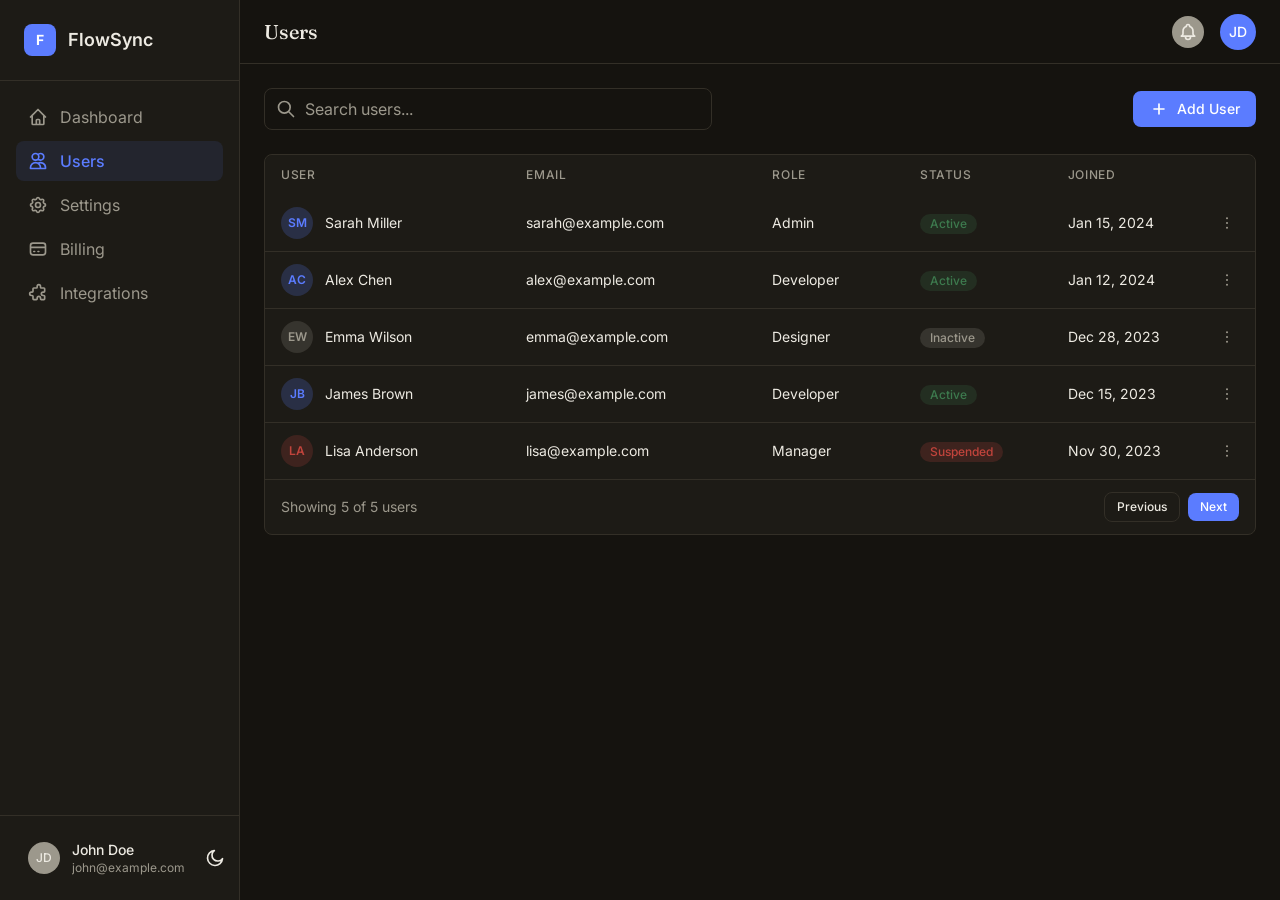
<file: users.html>
<!DOCTYPE html>
<html lang="en">

<head>
  <meta charset="UTF-8" />
  <meta name="viewport" content="width=device-width, initial-scale=1.0" />
  <meta name="description" content="FlowSync Users — Manage team members, roles, and permissions in your admin dashboard. Add, edit, and monitor user activity in real-time." />
  <meta property="og:title" content="FlowSync — Users" />
  <meta property="og:description" content="Manage team members, roles, and permissions with ease." />
  <meta property="og:image" content="https://flowsync3.netlify.app/assets/og-image.png" />
  <meta property="og:image:width" content="1200" />
  <meta property="og:image:height" content="630" />
  <meta property="og:type" content="website" />
  <meta name="twitter:card" content="summary_large_image" />
  <meta name="twitter:title" content="FlowSync — Users" />
  <meta name="twitter:description" content="Manage team members, roles, and permissions with ease." />
  <meta name="twitter:image" content="https://flowsync3.netlify.app/assets/og-image.png" />
  <meta name="theme-color" content="#15130F" />
  <title>FlowSync — Users</title>
  <link rel="icon" href="assets/favicon.ico" sizes="32x32" />
  <link rel="icon" type="image/png" sizes="16x16" href="assets/favicon-16x16.png" />
  <link rel="icon" type="image/png" sizes="32x32" href="assets/favicon-32x32.png" />
  <link rel="apple-touch-icon" href="assets/apple-touch-icon.png" />
  <link rel="preconnect" href="https://fonts.googleapis.com" />
  <link rel="preconnect" href="https://fonts.gstatic.com" crossorigin />
  <link href="https://fonts.googleapis.com/css2?family=Fraunces:opsz,wght@9..144,400;9..144,500&family=Inter:wght@400;500;600;700&family=JetBrains+Mono:wght@400;500;600&display=swap" rel="stylesheet" />
  <link rel="stylesheet" href="output.css" />
  <script>
    (function () {
      var theme = localStorage.getItem('flowsync-theme') || 'dark';
      if (theme === 'dark') {
        document.documentElement.classList.add('dark');
      }
    }());
  </script>
</head>

<body class="min-h-screen bg-background text-foreground dark:bg-[--color-background] dark:text-[--color-foreground] overflow-x-hidden">
  <!--
    Mobile-first layout:
    - Mobile: single column, sidebar hidden (toggled via hamburger)
    - md (768px+): grid with visible sidebar
  -->
  <div class="w-full md:grid md:grid-cols-[240px_1fr] min-h-screen">

    <!-- Sidebar: fixed on mobile, sticky on desktop -->
    <aside id="sidebar"
      class="fixed inset-y-0 left-0 z-20 w-60 -translate-x-full bg-surface dark:bg-[--color-surface] border-r border-border dark:border-[--color-border] flex flex-col transition-transform duration-200 md:translate-x-0 md:sticky md:top-0 md:h-screen">
      <!-- Logo -->
      <div class="p-6 border-b border-border flex items-center justify-between">
        <a class='flex items-center gap-3' href='index.html'>
          <div class="w-8 h-8 bg-primary rounded-lg flex items-center justify-center">
            <span class="text-on-primary font-bold text-sm">F</span>
          </div>
          <span class="text-lg font-semibold text-foreground">FlowSync</span>
        </a>
        <!-- Close button (mobile only) -->
        <button id="sidebar-close"
          class="md:hidden w-8 h-8 flex items-center justify-center rounded-lg text-muted hover:text-foreground hover:bg-muted/10 transition-colors"
          aria-label="Close sidebar">
          <svg class="w-5 h-5" fill="none" stroke="currentColor" viewBox="0 0 24 24">
            <path stroke-linecap="round" stroke-linejoin="round" stroke-width="2" d="M6 18L18 6M6 6l12 12" />
          </svg>
        </button>
      </div>

      <!-- Navigation -->
      <nav class="flex-1 p-4 overflow-y-auto">
        <ul class="space-y-1">
          <li>
            <a class='flex items-center gap-3 px-3 py-2 rounded-lg text-muted hover:text-foreground hover:bg-muted/10 transition-colors' href='index.html'>
              <svg class="w-5 h-5" fill="none" stroke="currentColor" viewBox="0 0 24 24">
                <path stroke-linecap="round" stroke-linejoin="round" stroke-width="2"
                  d="M3 12l2-2m0 0l7-7 7 7M5 10v10a1 1 0 001 1h3m10-11l2 2m-2-2v10a1 1 0 01-1 1h-3m-6 0a1 1 0 001-1v-4a1 1 0 011-1h2a1 1 0 011 1v4a1 1 0 001 1m-6 0h6" />
              </svg>
              <span>Dashboard</span>
            </a>
          </li>
          <li>
            <a class='flex items-center gap-3 px-3 py-2 rounded-lg text-primary bg-primary/10 font-medium' href='users.html'>
              <svg class="w-5 h-5" fill="none" stroke="currentColor" viewBox="0 0 24 24">
                <path stroke-linecap="round" stroke-linejoin="round" stroke-width="2"
                  d="M12 4.354a4 4 0 110 5.292M15 21H3v-1a6 6 0 0112 0v1zm0 0h6v-1a6 6 0 00-9-5.197M13 7a4 4 0 11-8 0 4 4 0 018 0z" />
              </svg>
              <span>Users</span>
            </a>
          </li>
          <li>
            <a class='flex items-center gap-3 px-3 py-2 rounded-lg text-muted hover:text-foreground hover:bg-muted/10 transition-colors' href='settings.html'>
              <svg class="w-5 h-5" fill="none" stroke="currentColor" viewBox="0 0 24 24">
                <path stroke-linecap="round" stroke-linejoin="round" stroke-width="2"
                  d="M10.325 4.317c.426-1.756 2.924-1.756 3.35 0a1.724 1.724 0 002.573 1.066c1.543-.94 3.31.826 2.37 2.37a1.724 1.724 0 001.065 2.572c1.756.426 1.756 2.924 0 3.35a1.724 1.724 0 00-1.066 2.573c.94 1.543-.826 3.31-2.37 2.37a1.724 1.724 0 00-2.572 1.065c-.426 1.756-2.924 1.756-3.35 0a1.724 1.724 0 00-2.573-1.066c-1.543.94-3.31-.826-2.37-2.37a1.724 1.724 0 00-1.065-2.572c-1.756-.426-1.756-2.924 0-3.35a1.724 1.724 0 001.066-2.573c-.94-1.543.826-3.31 2.37-2.37.996.608 2.296.07 2.572-1.065z" />
                <path stroke-linecap="round" stroke-linejoin="round" stroke-width="2"
                  d="M15 12a3 3 0 11-6 0 3 3 0 016 0z" />
              </svg>
              <span>Settings</span>
            </a>
          </li>
          <li>
            <a class='flex items-center gap-3 px-3 py-2 rounded-lg text-muted hover:text-foreground hover:bg-muted/10 transition-colors' href='billing.html'>
              <svg class="w-5 h-5" fill="none" stroke="currentColor" viewBox="0 0 24 24">
                <path stroke-linecap="round" stroke-linejoin="round" stroke-width="2"
                  d="M3 10h18M7 15h1m4 0h1m-7 4h12a3 3 0 003-3V8a3 3 0 00-3-3H6a3 3 0 00-3 3v8a3 3 0 003 3z" />
              </svg>
              <span>Billing</span>
            </a>
          </li>
          <li>
            <a class='flex items-center gap-3 px-3 py-2 rounded-lg text-muted hover:text-foreground hover:bg-muted/10 transition-colors' href='integrations.html'>
              <svg class="w-5 h-5" fill="none" stroke="currentColor" viewBox="0 0 24 24">
                <path stroke-linecap="round" stroke-linejoin="round" stroke-width="2"
                  d="M11 4a2 2 0 114 0v1a1 1 0 001 1h3a1 1 0 011 1v3a1 1 0 01-1 1h-1a2 2 0 100 4h1a1 1 0 011 1v3a1 1 0 01-1 1h-3a1 1 0 01-1-1v-1a2 2 0 10-4 0v1a1 1 0 01-1 1H7a1 1 0 01-1-1v-3a1 1 0 00-1-1H4a2 2 0 110-4h1a1 1 0 001-1V7a1 1 0 011-1h3a1 1 0 001-1V4z" />
              </svg>
              <span>Integrations</span>
            </a>
          </li>
        </ul>
      </nav>

      <!-- User section at bottom -->
      <div class="p-4 border-t border-border space-y-3">
        <div class="flex items-center justify-between">
          <a class='flex items-center gap-3 px-3 py-2 rounded-lg text-muted hover:text-foreground hover:bg-muted/10 transition-colors flex-1' href='settings.html'>
            <div class="w-8 h-8 bg-muted rounded-full flex items-center justify-center">
              <span class="text-xs font-medium text-foreground">JD</span>
            </div>
            <div class="flex-1 min-w-0">
              <p class="text-sm font-medium text-foreground truncate">John Doe</p>
              <p class="text-xs text-muted truncate">john@example.com</p>
            </div>
          </a>
          <button
            id="theme-toggle"
            type="button"
            aria-label="Switch to dark mode"
            class="p-2 rounded-lg
                   text-[--color-muted] hover:text-[--color-foreground]
                   hover:bg-[--color-surface]
                   dark:hover:bg-white/5
                   transition-colors duration-200
                   focus-visible:outline-none focus-visible:ring-2
                   focus-visible:ring-[--color-primary]"
          >
            <!-- Moon icon — default (light mode). JS swaps to sun in dark mode. -->
            <svg xmlns="http://www.w3.org/2000/svg" class="w-5 h-5" fill="none"
                 viewBox="0 0 24 24" stroke="currentColor" stroke-width="2"
                 aria-hidden="true">
              <path stroke-linecap="round" stroke-linejoin="round"
                    d="M21 12.79A9 9 0 1111.21 3a7 7 0 109.79 9.79z"/>
            </svg>
          </button>
        </div>
      </div>
    </aside>

    <!-- Backdrop overlay (mobile only) - closes sidebar on click -->
    <div id="sidebar-backdrop" class="fixed inset-0 z-10 bg-black/50 hidden md:hidden" aria-hidden="true"></div>

    <!-- Main column: header + main content -->
    <div class="flex flex-col min-h-screen min-w-0 overflow-hidden">
      <!-- Header -->
      <header
        class="sticky top-0 z-10 h-16 bg-background dark:bg-[--color-background] border-b border-border dark:border-[--color-border] flex items-center justify-between px-4 md:px-6 min-w-0">
        <!-- Left: Hamburger (mobile) + Page title -->
        <div class="flex items-center gap-3 min-w-0">
          <!-- Hamburger button (mobile only) -->
          <button id="sidebar-toggle"
            class="md:hidden w-10 h-10 -ml-2 flex items-center justify-center rounded-lg text-muted hover:text-foreground hover:bg-muted/10 transition-colors"
            aria-label="Open menu">
            <svg class="w-6 h-6" fill="none" stroke="currentColor" viewBox="0 0 24 24">
              <path stroke-linecap="round" stroke-linejoin="round" stroke-width="2" d="M4 6h16M4 12h16M4 18h16" />
            </svg>
          </button>
          <h1 class="text-xl font-serif font-medium text-foreground">Users</h1>
        </div>

        <!-- Right: Notifications + Profile -->
        <div class="relative">
          <div class="flex items-center gap-2 md:gap-4">
            <!-- Notification button -->
            <button
              class="w-10 h-10 md:w-8 md:h-8 rounded-full bg-muted flex items-center justify-center hover:bg-primary/20 transition-colors"
              aria-label="Notifications" id="notification-btn">
              <svg class="w-5 h-5 text-foreground" fill="none" stroke="currentColor" viewBox="0 0 24 24">
                <path stroke-linecap="round" stroke-linejoin="round" stroke-width="2"
                  d="M15 17h5l-1.405-1.405A2.032 2.032 0 0118 14.158V11a6.002 6.002 0 00-4-5.659V5a2 2 0 10-4 0v.341C7.67 6.165 6 8.388 6 11v3.159c0 .538-.214 1.055-.595 1.436L4 17h5m6 0v1a3 3 0 11-6 0v-1m6 0H9" />
              </svg>
            </button>
            <!-- Profile button -->
            <button class="w-9 h-9 rounded-full bg-primary flex items-center justify-center" aria-label="Profile menu"
              id="profile-btn">
              <span class="text-sm font-medium text-on-primary">JD</span>
            </button>
          </div>
          <!-- Notification dropdown -->
          <div id="notification-dropdown"
            class="absolute right-0 mt-2 w-72 sm:w-80 bg-surface border border-border rounded-lg shadow-lg hidden z-50">
            <div class="p-4 border-b border-border">
              <h3 class="text-sm font-semibold text-foreground">Notifications</h3>
            </div>
            <div class="max-h-64 overflow-y-auto">
              <div class="p-4 border-b border-border hover:bg-muted/50 cursor-pointer">
                <p class="text-sm text-foreground">New user registered</p>
                <p class="text-xs text-muted">2 minutes ago</p>
              </div>
              <div class="p-4 border-b border-border hover:bg-muted/50 cursor-pointer">
                <p class="text-sm text-foreground">Project completed</p>
                <p class="text-xs text-muted">15 minutes ago</p>
              </div>
              <div class="p-4 hover:bg-muted/50 cursor-pointer">
                <p class="text-sm text-foreground">Integration added</p>
                <p class="text-xs text-muted">1 hour ago</p>
              </div>
            </div>
          </div>
          <!-- Profile dropdown -->
          <div id="profile-dropdown"
            class="absolute right-0 mt-2 w-48 bg-surface border border-border rounded-lg shadow-lg hidden z-50">
            <div class="p-3 border-b border-border">
              <p class="text-sm font-medium text-foreground">John Doe</p>
              <p class="text-xs text-muted">john@example.com</p>
            </div>
            <div class="p-2">
              <a class='block px-3 py-2 text-sm text-muted hover:text-foreground hover:bg-muted/50 rounded' href='settings.html'>Settings</a>
              <a href="users.html#" data-action="sign-out"
                class="block px-3 py-2 text-sm text-muted hover:text-foreground hover:bg-muted/50 rounded">Sign out</a>
            </div>
          </div>
        </div>
      </header>

      <!-- Main content -->
      <main class="flex-1 p-4 md:p-6 space-y-6 min-w-0 overflow-x-hidden">
        <!-- Toolbar: Search + Add User -->
        <section class="flex flex-col sm:flex-row gap-4 sm:items-center sm:justify-between">
          <div class="relative flex-1 max-w-md">
            <svg class="absolute left-3 top-1/2 -translate-y-1/2 w-5 h-5 text-muted" fill="none" stroke="currentColor"
              viewBox="0 0 24 24">
              <path stroke-linecap="round" stroke-linejoin="round" stroke-width="2"
                d="M21 21l-6-6m2-5a7 7 0 11-14 0 7 7 0 0114 0z" />
            </svg>
            <input type="search" placeholder="Search users..." class="input pl-10" />
          </div>
          <button class="btn-primary whitespace-nowrap" id="add-user-btn">
            <svg class="w-5 h-5" fill="none" stroke="currentColor" viewBox="0 0 24 24">
              <path stroke-linecap="round" stroke-linejoin="round" stroke-width="2" d="M12 6v6m0 0v6m0-6h6m-6 0H6" />
            </svg>
            Add User
          </button>
        </section>

        <!-- Users Card -->
        <div class="card !p-0">

          <!-- Scroll Jail: the ONLY element that scrolls horizontally -->
          <div class="table-container">
            <table class="table min-w-[640px]">

              <!-- Column width distribution -->
              <colgroup>
                <col class="w-[25%]">
                <col class="w-[25%]">
                <col class="w-[15%]">
                <col class="w-[15%]">
                <col class="w-[15%]">
                <col class="w-[5%]">
              </colgroup>

              <!-- Header -->
              <thead class="table-header">
                <tr>
                  <th scope="col">User</th>
                  <th scope="col">Email</th>
                  <th scope="col">Role</th>
                  <th scope="col">Status</th>
                  <th scope="col">Joined</th>
                  <th aria-label="Actions" scope="col"></th>
                </tr>
              </thead>

              <!-- Body -->
              <tbody class="table-body">

                <!-- Row -->
                <tr>
                  <td>
                    <div class="flex items-center gap-3">
                      <div
                        class="w-8 h-8 rounded-full bg-primary/20 text-primary flex items-center justify-center text-xs font-semibold shrink-0">
                        SM
                      </div>
                      <span>Sarah Miller</span>
                    </div>
                  </td>
                  <td>sarah@example.com</td>
                  <td>Admin</td>
                  <td><span class="badge-active">Active</span></td>
                  <td>Jan 15, 2024</td>
                  <td>
                    <button class="text-muted hover:text-foreground transition-colors p-1" aria-label="User options">
                      <svg class="w-4 h-4" fill="currentColor" viewBox="0 0 24 24">
                        <circle cx="12" cy="5" r="1.5" />
                        <circle cx="12" cy="12" r="1.5" />
                        <circle cx="12" cy="19" r="1.5" />
                      </svg>
                    </button>
                  </td>
                </tr>

                <!-- Row -->
                <tr>
                  <td>
                    <div class="flex items-center gap-3">
                      <div
                        class="w-8 h-8 rounded-full bg-secondary/20 text-secondary flex items-center justify-center text-xs font-semibold shrink-0">
                        AC
                      </div>
                      <span>Alex Chen</span>
                    </div>
                  </td>
                  <td>alex@example.com</td>
                  <td>Developer</td>
                  <td><span class="badge-active">Active</span></td>
                  <td>Jan 12, 2024</td>
                  <td>
                    <button class="text-muted hover:text-foreground transition-colors p-1" aria-label="User options">
                      <svg class="w-4 h-4" fill="currentColor" viewBox="0 0 24 24">
                        <circle cx="12" cy="5" r="1.5" />
                        <circle cx="12" cy="12" r="1.5" />
                        <circle cx="12" cy="19" r="1.5" />
                      </svg>
                    </button>
                  </td>
                </tr>

                <!-- Row -->
                <tr>
                  <td>
                    <div class="flex items-center gap-3">
                      <div
                        class="w-8 h-8 rounded-full bg-muted/20 text-muted flex items-center justify-center text-xs font-semibold shrink-0">
                        EW
                      </div>
                      <span>Emma Wilson</span>
                    </div>
                  </td>
                  <td>emma@example.com</td>
                  <td>Designer</td>
                  <td><span class="badge-inactive">Inactive</span></td>
                  <td>Dec 28, 2023</td>
                  <td>
                    <button class="text-muted hover:text-foreground transition-colors p-1" aria-label="User options">
                      <svg class="w-4 h-4" fill="currentColor" viewBox="0 0 24 24">
                        <circle cx="12" cy="5" r="1.5" />
                        <circle cx="12" cy="12" r="1.5" />
                        <circle cx="12" cy="19" r="1.5" />
                      </svg>
                    </button>
                  </td>
                </tr>

                <!-- Row -->
                <tr>
                  <td>
                    <div class="flex items-center gap-3">
                      <div
                        class="w-8 h-8 rounded-full bg-primary/20 text-primary flex items-center justify-center text-xs font-semibold shrink-0">
                        JB
                      </div>
                      <span>James Brown</span>
                    </div>
                  </td>
                  <td>james@example.com</td>
                  <td>Developer</td>
                  <td><span class="badge-active">Active</span></td>
                  <td>Dec 15, 2023</td>
                  <td>
                    <button class="text-muted hover:text-foreground transition-colors p-1" aria-label="User options">
                      <svg class="w-4 h-4" fill="currentColor" viewBox="0 0 24 24">
                        <circle cx="12" cy="5" r="1.5" />
                        <circle cx="12" cy="12" r="1.5" />
                        <circle cx="12" cy="19" r="1.5" />
                      </svg>
                    </button>
                  </td>
                </tr>

                <!-- Row -->
                <tr>
                  <td>
                    <div class="flex items-center gap-3">
                      <div
                        class="w-8 h-8 rounded-full bg-danger/20 text-danger flex items-center justify-center text-xs font-semibold shrink-0">
                        LA
                      </div>
                      <span>Lisa Anderson</span>
                    </div>
                  </td>
                  <td>lisa@example.com</td>
                  <td>Manager</td>
                  <td><span class="badge-danger">Suspended</span></td>
                  <td>Nov 30, 2023</td>
                  <td>
                    <button class="text-muted hover:text-foreground transition-colors p-1" aria-label="User options">
                      <svg class="w-4 h-4" fill="currentColor" viewBox="0 0 24 24">
                        <circle cx="12" cy="5" r="1.5" />
                        <circle cx="12" cy="12" r="1.5" />
                        <circle cx="12" cy="19" r="1.5" />
                      </svg>
                    </button>
                  </td>
                </tr>

              </tbody>
            </table>
          </div>

          <!-- Pagination: lives OUTSIDE the scroll jail -->
          <div class="flex items-center justify-between px-4 py-3 border-t border-border">
            <span class="text-sm text-muted">Showing 5 of 12,847 users</span>
            <div class="flex items-center gap-2">
              <button class="btn-secondary px-3 py-1.5 text-xs">Previous</button>
              <button class="btn-primary px-3 py-1.5 text-xs">Next</button>
            </div>
          </div>

        </div>
      </main>
    </div>

  </div>

  <!-- Add User Modal (hidden by default) -->
  <div id="add-user-modal" class="modal modal-hidden" role="dialog" aria-modal="true" aria-labelledby="modal-title">
    <div class="modal-backdrop"></div>
    <div class="modal-panel-container">
      <div class="modal-panel">
        <h2 id="modal-title" class="text-lg font-serif font-medium text-foreground mb-4">Add New User</h2>
        <form id="add-user-form" class="space-y-4" novalidate>
          <div>
            <label class="input-label" for="user-name">Name</label>
            <input type="text" id="user-name" class="input" placeholder="Full name" />
            <span class="form-error hidden">Name is required</span>
          </div>
          <div>
            <label class="input-label" for="user-email">Email</label>
            <input type="email" id="user-email" class="input" placeholder="email@example.com" />
            <span class="form-error hidden">Please enter a valid email address</span>
          </div>
          <div>
            <label class="input-label" for="user-role">Role</label>
            <select id="user-role" class="input">
              <option>Developer</option>
              <option>Designer</option>
              <option>Manager</option>
              <option>Admin</option>
            </select>
          </div>
          <div class="flex gap-3 pt-4">
            <button type="button" class="btn-secondary flex-1" id="modal-cancel">Cancel</button>
            <button type="submit" class="btn-primary flex-1">Add User</button>
          </div>
        </form>
      </div>
    </div>
  </div>

  <div data-component="toast"></div>

  <script type="module" src="js/main.js" defer></script>
  <script type="module" src="js/dark-mode.js" defer></script>
</body>

</html>
</file>
<file: output.css>
/*! tailwindcss v4.2.2 | MIT License | https://tailwindcss.com */
@layer properties{@supports (((-webkit-hyphens:none)) and (not (margin-trim:inline))) or ((-moz-orient:inline) and (not (color:rgb(from red r g b)))){*,:before,:after,::backdrop{--tw-translate-x:0;--tw-translate-y:0;--tw-translate-z:0;--tw-space-y-reverse:0;--tw-border-style:solid;--tw-font-weight:initial;--tw-shadow:0 0 #0000;--tw-shadow-color:initial;--tw-shadow-alpha:100%;--tw-inset-shadow:0 0 #0000;--tw-inset-shadow-color:initial;--tw-inset-shadow-alpha:100%;--tw-ring-color:initial;--tw-ring-shadow:0 0 #0000;--tw-inset-ring-color:initial;--tw-inset-ring-shadow:0 0 #0000;--tw-ring-inset:initial;--tw-ring-offset-width:0px;--tw-ring-offset-color:#fff;--tw-ring-offset-shadow:0 0 #0000;--tw-outline-style:solid;--tw-blur:initial;--tw-brightness:initial;--tw-contrast:initial;--tw-grayscale:initial;--tw-hue-rotate:initial;--tw-invert:initial;--tw-opacity:initial;--tw-saturate:initial;--tw-sepia:initial;--tw-drop-shadow:initial;--tw-drop-shadow-color:initial;--tw-drop-shadow-alpha:100%;--tw-drop-shadow-size:initial;--tw-duration:initial;--tw-content:"";--tw-tracking:initial;--tw-divide-y-reverse:0;--tw-ease:initial}}}@layer theme{:root,:host{--font-sans:"Inter", ui-sans-serif, system-ui, sans-serif, "Apple Color Emoji", "Segoe UI Emoji", "Segoe UI Symbol", "Noto Color Emoji";--font-mono:"JetBrains Mono", ui-monospace, SFMono-Regular, Menlo, Monaco, Consolas, "Liberation Mono", "Courier New", monospace;--color-black:#000;--color-white:#fff;--spacing:.25rem;--container-md:28rem;--container-2xl:42rem;--text-xs:.75rem;--text-xs--line-height:calc(1 / .75);--text-sm:.875rem;--text-sm--line-height:calc(1.25 / .875);--text-lg:1.125rem;--text-lg--line-height:calc(1.75 / 1.125);--text-xl:1.25rem;--text-xl--line-height:calc(1.75 / 1.25);--text-2xl:1.5rem;--text-2xl--line-height:calc(2 / 1.5);--text-3xl:1.875rem;--text-3xl--line-height:calc(2.25 / 1.875);--font-weight-normal:400;--font-weight-medium:500;--font-weight-semibold:600;--font-weight-bold:700;--tracking-wider:.05em;--radius-lg:.5rem;--ease-in-out:cubic-bezier(.4, 0, .2, 1);--default-transition-duration:.15s;--default-transition-timing-function:cubic-bezier(.4, 0, .2, 1);--default-font-family:var(--font-sans);--default-mono-font-family:var(--font-mono);--color-primary:#2D5BFF;--color-primary-dark:#1E42D6;--color-secondary:#8b5cf6;--color-slack:#4a154b;--color-github:#24292e;--color-notion:#000;--color-linear:#5e6ad2;--color-figma:#f24e1e;--color-discord:#5865f2;--color-background:#F7F5F0;--color-surface:#FFFFFF;--color-foreground:#1A1A1A;--color-muted:#8A8A85;--color-border:#DEDAD0;--color-danger:#C1443C;--color-danger-dark:#A3372F;--color-success:#3D7A4E;--font-serif:"Fraunces",ui-serif,Georgia,serif;--font-editorial-mono:"JetBrains Mono",ui-monospace,monospace}}@layer base{*,:after,:before,::backdrop{box-sizing:border-box;border:0 solid;margin:0;padding:0}::file-selector-button{box-sizing:border-box;border:0 solid;margin:0;padding:0}html,:host{-webkit-text-size-adjust:100%;tab-size:4;line-height:1.5;font-family:var(--default-font-family,ui-sans-serif, system-ui, sans-serif, "Apple Color Emoji", "Segoe UI Emoji", "Segoe UI Symbol", "Noto Color Emoji");font-feature-settings:var(--default-font-feature-settings,normal);font-variation-settings:var(--default-font-variation-settings,normal);-webkit-tap-highlight-color:transparent}hr{height:0;color:inherit;border-top-width:1px}abbr:where([title]){-webkit-text-decoration:underline dotted;text-decoration:underline dotted}h1,h2,h3,h4,h5,h6{font-size:inherit;font-weight:inherit}a{color:inherit;-webkit-text-decoration:inherit;-webkit-text-decoration:inherit;-webkit-text-decoration:inherit;text-decoration:inherit}b,strong{font-weight:bolder}code,kbd,samp,pre{font-family:var(--default-mono-font-family,ui-monospace, SFMono-Regular, Menlo, Monaco, Consolas, "Liberation Mono", "Courier New", monospace);font-feature-settings:var(--default-mono-font-feature-settings,normal);font-variation-settings:var(--default-mono-font-variation-settings,normal);font-size:1em}small{font-size:80%}sub,sup{vertical-align:baseline;font-size:75%;line-height:0;position:relative}sub{bottom:-.25em}sup{top:-.5em}table{text-indent:0;border-color:inherit;border-collapse:collapse}:-moz-focusring{outline:auto}progress{vertical-align:baseline}summary{display:list-item}ol,ul,menu{list-style:none}img,svg,video,canvas,audio,iframe,embed,object{vertical-align:middle;display:block}img,video{max-width:100%;height:auto}button,input,select,optgroup,textarea{font:inherit;font-feature-settings:inherit;font-variation-settings:inherit;letter-spacing:inherit;color:inherit;opacity:1;background-color:#0000;border-radius:0}::file-selector-button{font:inherit;font-feature-settings:inherit;font-variation-settings:inherit;letter-spacing:inherit;color:inherit;opacity:1;background-color:#0000;border-radius:0}:where(select:is([multiple],[size])) optgroup{font-weight:bolder}:where(select:is([multiple],[size])) optgroup option{padding-inline-start:20px}::file-selector-button{margin-inline-end:4px}::placeholder{opacity:1}@supports (not ((-webkit-appearance:-apple-pay-button))) or (contain-intrinsic-size:1px){::placeholder{color:currentColor}@supports (color:color-mix(in lab, red, red)){::placeholder{color:color-mix(in oklab, currentcolor 50%, transparent)}}}textarea{resize:vertical}::-webkit-search-decoration{-webkit-appearance:none}::-webkit-date-and-time-value{min-height:1lh;text-align:inherit}::-webkit-datetime-edit{display:inline-flex}::-webkit-datetime-edit-fields-wrapper{padding:0}::-webkit-datetime-edit{padding-block:0}::-webkit-datetime-edit-year-field{padding-block:0}::-webkit-datetime-edit-month-field{padding-block:0}::-webkit-datetime-edit-day-field{padding-block:0}::-webkit-datetime-edit-hour-field{padding-block:0}::-webkit-datetime-edit-minute-field{padding-block:0}::-webkit-datetime-edit-second-field{padding-block:0}::-webkit-datetime-edit-millisecond-field{padding-block:0}::-webkit-datetime-edit-meridiem-field{padding-block:0}::-webkit-calendar-picker-indicator{line-height:1}:-moz-ui-invalid{box-shadow:none}button,input:where([type=button],[type=reset],[type=submit]){appearance:button}::file-selector-button{appearance:button}::-webkit-inner-spin-button{height:auto}::-webkit-outer-spin-button{height:auto}[hidden]:where(:not([hidden=until-found])){display:none!important}:root{--color-background:#fff;--color-surface:#f4f4f5;--color-foreground:#18181b;--color-muted:#71717a;--color-border:#e4e4e7}.dark{--color-background:#15130F;--color-surface:#1D1B16;--color-foreground:#EDEAE2;--color-muted:#9C988C;--color-border:#332F27;--color-primary:#5B7CFF;--color-primary-dark:#3F5FE0}}@layer components{.btn-primary{justify-content:center;align-items:center;gap:calc(var(--spacing) * 2);border-radius:var(--radius-lg);background-color:var(--color-primary);padding-inline:calc(var(--spacing) * 4);padding-block:calc(var(--spacing) * 2);font-size:var(--text-sm);line-height:var(--tw-leading,var(--text-sm--line-height));--tw-font-weight:var(--font-weight-medium);font-weight:var(--font-weight-medium);color:#fff;transition-property:color,background-color,border-color,outline-color,text-decoration-color,fill,stroke,--tw-gradient-from,--tw-gradient-via,--tw-gradient-to;transition-timing-function:var(--tw-ease,var(--default-transition-timing-function));transition-duration:var(--tw-duration,var(--default-transition-duration));display:inline-flex}@media (hover:hover){.btn-primary:hover{background-color:var(--color-primary-dark)}}.btn-primary:focus{--tw-ring-shadow:var(--tw-ring-inset,) 0 0 0 calc(2px + var(--tw-ring-offset-width)) var(--tw-ring-color,currentcolor);box-shadow:var(--tw-inset-shadow), var(--tw-inset-ring-shadow), var(--tw-ring-offset-shadow), var(--tw-ring-shadow), var(--tw-shadow);--tw-ring-color:var(--color-primary);--tw-ring-offset-width:2px;--tw-ring-offset-shadow:var(--tw-ring-inset,) 0 0 0 var(--tw-ring-offset-width) var(--tw-ring-offset-color);--tw-ring-offset-color:var(--color-background);--tw-outline-style:none;outline-style:none}.btn-primary:disabled{cursor:not-allowed;opacity:.5}.btn-secondary{justify-content:center;align-items:center;gap:calc(var(--spacing) * 2);border-radius:var(--radius-lg);border-style:var(--tw-border-style);border-width:1px;border-color:var(--color-border);background-color:var(--color-surface);padding-inline:calc(var(--spacing) * 4);padding-block:calc(var(--spacing) * 2);font-size:var(--text-sm);line-height:var(--tw-leading,var(--text-sm--line-height));--tw-font-weight:var(--font-weight-medium);font-weight:var(--font-weight-medium);color:var(--color-foreground);transition-property:color,background-color,border-color,outline-color,text-decoration-color,fill,stroke,--tw-gradient-from,--tw-gradient-via,--tw-gradient-to;transition-timing-function:var(--tw-ease,var(--default-transition-timing-function));transition-duration:var(--tw-duration,var(--default-transition-duration));display:inline-flex}@media (hover:hover){.btn-secondary:hover{background-color:#71717a33}@supports (color:color-mix(in lab, red, red)){.btn-secondary:hover{background-color:color-mix(in oklab, var(--color-muted) 20%, transparent)}}}.btn-secondary:focus{--tw-ring-shadow:var(--tw-ring-inset,) 0 0 0 calc(2px + var(--tw-ring-offset-width)) var(--tw-ring-color,currentcolor);box-shadow:var(--tw-inset-shadow), var(--tw-inset-ring-shadow), var(--tw-ring-offset-shadow), var(--tw-ring-shadow), var(--tw-shadow);--tw-ring-color:var(--color-muted);--tw-ring-offset-width:2px;--tw-ring-offset-shadow:var(--tw-ring-inset,) 0 0 0 var(--tw-ring-offset-width) var(--tw-ring-offset-color);--tw-ring-offset-color:var(--color-background);--tw-outline-style:none;outline-style:none}.btn-secondary:disabled{cursor:not-allowed;opacity:.5}.btn-danger{justify-content:center;align-items:center;gap:calc(var(--spacing) * 2);border-radius:var(--radius-lg);background-color:var(--color-danger);padding-inline:calc(var(--spacing) * 4);padding-block:calc(var(--spacing) * 2);font-size:var(--text-sm);line-height:var(--tw-leading,var(--text-sm--line-height));--tw-font-weight:var(--font-weight-medium);font-weight:var(--font-weight-medium);color:var(--color-white);transition-property:color,background-color,border-color,outline-color,text-decoration-color,fill,stroke,--tw-gradient-from,--tw-gradient-via,--tw-gradient-to;transition-timing-function:var(--tw-ease,var(--default-transition-timing-function));transition-duration:var(--tw-duration,var(--default-transition-duration));display:inline-flex}@media (hover:hover){.btn-danger:hover{background-color:var(--color-danger-dark)}}.btn-danger:focus{--tw-ring-shadow:var(--tw-ring-inset,) 0 0 0 calc(2px + var(--tw-ring-offset-width)) var(--tw-ring-color,currentcolor);box-shadow:var(--tw-inset-shadow), var(--tw-inset-ring-shadow), var(--tw-ring-offset-shadow), var(--tw-ring-shadow), var(--tw-shadow);--tw-ring-color:var(--color-danger);--tw-ring-offset-width:2px;--tw-ring-offset-shadow:var(--tw-ring-inset,) 0 0 0 var(--tw-ring-offset-width) var(--tw-ring-offset-color);--tw-ring-offset-color:var(--color-background);--tw-outline-style:none;outline-style:none}.btn-danger:disabled{cursor:not-allowed;opacity:.5}.card-selected{border-color:var(--color-primary);background-color:#2d5bff0d}@supports (color:color-mix(in lab, red, red)){.card-selected{background-color:color-mix(in oklab, var(--color-primary) 5%, transparent)}}.card{border-radius:var(--radius-lg);border-style:var(--tw-border-style);border-width:1px;border-color:var(--color-border);background-color:var(--color-surface);padding:calc(var(--spacing) * 6)}.card-header{margin-inline:calc(var(--spacing) * -6);margin-top:calc(var(--spacing) * -6);margin-bottom:calc(var(--spacing) * 6);border-bottom-style:var(--tw-border-style);border-bottom-width:1px;border-color:var(--color-border);padding-inline:calc(var(--spacing) * 6);padding-block:calc(var(--spacing) * 4)}.input{border-radius:var(--radius-lg);border-style:var(--tw-border-style);border-width:1px;border-color:var(--color-border);background-color:var(--color-background);width:100%;padding-inline:calc(var(--spacing) * 3);padding-block:calc(var(--spacing) * 2);color:var(--color-foreground);transition-property:color,background-color,border-color,outline-color,text-decoration-color,fill,stroke,--tw-gradient-from,--tw-gradient-via,--tw-gradient-to;transition-timing-function:var(--tw-ease,var(--default-transition-timing-function));transition-duration:var(--tw-duration,var(--default-transition-duration))}.input::placeholder{color:var(--color-muted)}.input:focus{--tw-ring-shadow:var(--tw-ring-inset,) 0 0 0 calc(2px + var(--tw-ring-offset-width)) var(--tw-ring-color,currentcolor);box-shadow:var(--tw-inset-shadow), var(--tw-inset-ring-shadow), var(--tw-ring-offset-shadow), var(--tw-ring-shadow), var(--tw-shadow);--tw-ring-color:var(--color-primary);--tw-outline-style:none;border-color:#0000;outline-style:none}input[type=search][placeholder="Search users..."]::-webkit-search-cancel-button{appearance:none;cursor:pointer;background:url("data:image/svg+xml,%3Csvg xmlns='http://www.w3.org/2000/svg' viewBox='0 0 16 16' fill='none'%3E%3Ccircle cx='8' cy='8' r='7' fill='%232D5BFF'/%3E%3Cpath stroke='%23ffffff' stroke-width='1.5' stroke-linecap='round' d='M5.5 5.5l5 5M10.5 5.5l-5 5'/%3E%3C/svg%3E") 50%/contain no-repeat;width:1rem;height:1rem}input[type=search][placeholder="Search users..."]::-ms-clear{cursor:pointer;color:#0000;background:url("data:image/svg+xml,%3Csvg xmlns='http://www.w3.org/2000/svg' viewBox='0 0 16 16' fill='none'%3E%3Ccircle cx='8' cy='8' r='7' fill='%232D5BFF'/%3E%3Cpath stroke='%23ffffff' stroke-width='1.5' stroke-linecap='round' d='M5.5 5.5l5 5M10.5 5.5l-5 5'/%3E%3C/svg%3E") 50%/contain no-repeat;width:1rem;height:1rem}.input-label{margin-bottom:calc(var(--spacing) * 1.5);font-size:var(--text-sm);line-height:var(--tw-leading,var(--text-sm--line-height));--tw-font-weight:var(--font-weight-medium);font-weight:var(--font-weight-medium);color:var(--color-foreground);display:block}.input-error{border-color:var(--color-danger)}.input-error:focus{--tw-ring-color:var(--color-danger)}.input-error-message{margin-top:calc(var(--spacing) * 1.5);font-size:var(--text-sm);line-height:var(--tw-leading,var(--text-sm--line-height));color:var(--color-danger)}.badge-active{background-color:#22c55e33;border-radius:3.40282e38px;align-items:center;display:inline-flex}@supports (color:color-mix(in lab, red, red)){.badge-active{background-color:color-mix(in oklab, var(--color-success) 20%, transparent)}}.badge-active{padding-inline:calc(var(--spacing) * 2.5);padding-block:calc(var(--spacing) * .5);font-size:var(--text-xs);line-height:var(--tw-leading,var(--text-xs--line-height));--tw-font-weight:var(--font-weight-medium);font-weight:var(--font-weight-medium);color:var(--color-success)}.badge-inactive{background-color:#71717a33;border-radius:3.40282e38px;align-items:center;display:inline-flex}@supports (color:color-mix(in lab, red, red)){.badge-inactive{background-color:color-mix(in oklab, var(--color-muted) 20%, transparent)}}.badge-inactive{padding-inline:calc(var(--spacing) * 2.5);padding-block:calc(var(--spacing) * .5);font-size:var(--text-xs);line-height:var(--tw-leading,var(--text-xs--line-height));--tw-font-weight:var(--font-weight-medium);font-weight:var(--font-weight-medium);color:var(--color-muted)}.badge-danger{background-color:#ef444433;border-radius:3.40282e38px;align-items:center;display:inline-flex}@supports (color:color-mix(in lab, red, red)){.badge-danger{background-color:color-mix(in oklab, var(--color-danger) 20%, transparent)}}.badge-danger{padding-inline:calc(var(--spacing) * 2.5);padding-block:calc(var(--spacing) * .5);font-size:var(--text-xs);line-height:var(--tw-leading,var(--text-xs--line-height));--tw-font-weight:var(--font-weight-medium);font-weight:var(--font-weight-medium);color:var(--color-danger)}.table-container{border-radius:var(--radius-lg);width:100%;overflow-x:auto}.table{text-align:left;width:100%;font-size:var(--text-sm);line-height:var(--tw-leading,var(--text-sm--line-height))}.table-header{background-color:var(--color-surface);font-size:var(--text-xs);line-height:var(--tw-leading,var(--text-xs--line-height));--tw-tracking:var(--tracking-wider);letter-spacing:var(--tracking-wider);color:var(--color-muted);text-transform:uppercase}.table-header th{padding-inline:calc(var(--spacing) * 4);padding-block:calc(var(--spacing) * 3);--tw-font-weight:var(--font-weight-medium);font-weight:var(--font-weight-medium)}:where(.table-body>:not(:last-child)){--tw-divide-y-reverse:0;border-bottom-style:var(--tw-border-style);border-top-style:var(--tw-border-style);border-top-width:calc(1px * var(--tw-divide-y-reverse));border-bottom-width:calc(1px * calc(1 - var(--tw-divide-y-reverse)));border-color:var(--color-border)}.table-body{background-color:var(--color-surface)}.table-body tr{transition-property:color,background-color,border-color,outline-color,text-decoration-color,fill,stroke,--tw-gradient-from,--tw-gradient-via,--tw-gradient-to;transition-timing-function:var(--tw-ease,var(--default-transition-timing-function));transition-duration:var(--tw-duration,var(--default-transition-duration))}@media (hover:hover){.table-body tr:hover{background-color:#71717a1a}@supports (color:color-mix(in lab, red, red)){.table-body tr:hover{background-color:color-mix(in oklab, var(--color-muted) 10%, transparent)}}}.table-body td{padding-inline:calc(var(--spacing) * 4);padding-block:calc(var(--spacing) * 3);color:var(--color-foreground)}.form-error{margin-top:calc(var(--spacing) * 1.5);font-size:var(--text-xs);line-height:var(--tw-leading,var(--text-xs--line-height));color:var(--color-danger);display:block}.toast{--tw-translate-x:100%;translate:var(--tw-translate-x) var(--tw-translate-y);opacity:0;transition-property:all;transition-timing-function:var(--tw-ease,var(--default-transition-timing-function));transition-duration:var(--tw-duration,var(--default-transition-duration));--tw-duration:.3s;--tw-ease:var(--ease-in-out);transition-duration:.3s;transition-timing-function:var(--ease-in-out)}.toast-visible{--tw-translate-x:calc(var(--spacing) * 0);translate:var(--tw-translate-x) var(--tw-translate-y);opacity:1}@media (min-width:681px){.toast{width:20rem;right:16px}}@media (max-width:680px){.toast{width:auto;max-width:calc(100vw - 32px);left:16px;right:16px}}.toast-content{align-items:center;gap:calc(var(--spacing) * 3);border-radius:var(--radius-lg);border-style:var(--tw-border-style);border-width:1px;border-color:var(--color-border);background-color:var(--color-surface);padding-inline:calc(var(--spacing) * 4);padding-block:calc(var(--spacing) * 3);--tw-shadow:0 10px 15px -3px var(--tw-shadow-color,#0000001a), 0 4px 6px -4px var(--tw-shadow-color,#0000001a);box-shadow:var(--tw-inset-shadow), var(--tw-inset-ring-shadow), var(--tw-ring-offset-shadow), var(--tw-ring-shadow), var(--tw-shadow);display:flex}.toast--success .toast-content{border-color:var(--color-success);background-color:#22c55e33}@supports (color:color-mix(in lab, red, red)){.toast--success .toast-content{background-color:color-mix(in oklab, var(--color-success) 20%, transparent)}}.toast--success .toast-content{color:var(--color-success)}.toast--error .toast-content{border-color:var(--color-danger);background-color:#ef444433}@supports (color:color-mix(in lab, red, red)){.toast--error .toast-content{background-color:color-mix(in oklab, var(--color-danger) 20%, transparent)}}.toast--error .toast-content{color:var(--color-danger)}.modal-hidden{display:none}.modal{inset:calc(var(--spacing) * 0);z-index:50;transition-property:all;transition-timing-function:var(--tw-ease,var(--default-transition-timing-function));transition-duration:var(--tw-duration,var(--default-transition-duration));--tw-duration:.3s;--tw-ease:var(--ease-in-out);transition-duration:.3s;transition-timing-function:var(--ease-in-out);position:fixed;overflow:hidden}.modal-backdrop{inset:calc(var(--spacing) * 0);background-color:#00000080;position:absolute}@supports (color:color-mix(in lab, red, red)){.modal-backdrop{background-color:color-mix(in oklab, var(--color-black) 50%, transparent)}}.modal-backdrop{opacity:0;transition-property:opacity;transition-timing-function:var(--tw-ease,var(--default-transition-timing-function));transition-duration:var(--tw-duration,var(--default-transition-duration));--tw-duration:.3s;--tw-ease:var(--ease-in-out);transition-duration:.3s;transition-timing-function:var(--ease-in-out)}.modal.modal-open .modal-backdrop{opacity:1}.modal-panel-container{inset:calc(var(--spacing) * 0);padding:calc(var(--spacing) * 4);justify-content:center;align-items:center;display:flex;position:absolute;overflow:hidden}.modal-panel{width:100%;max-width:var(--container-md);--tw-translate-y:calc(var(--spacing) * 4);translate:var(--tw-translate-x) var(--tw-translate-y);border-radius:var(--radius-lg);border-style:var(--tw-border-style);border-width:1px;border-color:var(--color-border);background-color:var(--color-surface);padding:calc(var(--spacing) * 6);opacity:0;transition-property:all;transition-timing-function:var(--tw-ease,var(--default-transition-timing-function));transition-duration:var(--tw-duration,var(--default-transition-duration));--tw-duration:.3s;--tw-ease:var(--ease-in-out);transition-duration:.3s;transition-timing-function:var(--ease-in-out);position:relative}.modal.modal-open .modal-panel{--tw-translate-x:calc(var(--spacing) * 0);translate:var(--tw-translate-x) var(--tw-translate-y);opacity:1}}@layer utilities{.visible{visibility:visible}.sr-only{clip-path:inset(50%);white-space:nowrap;border-width:0;width:1px;height:1px;margin:-1px;padding:0;position:absolute;overflow:hidden}.absolute{position:absolute}.fixed{position:fixed}.relative{position:relative}.sticky{position:sticky}.inset-0{inset:calc(var(--spacing) * 0)}.inset-y-0{inset-block:calc(var(--spacing) * 0)}.top-0{top:calc(var(--spacing) * 0)}.top-1\/2{top:50%}.right-0{right:calc(var(--spacing) * 0)}.bottom-4{bottom:calc(var(--spacing) * 4)}.left-0{left:calc(var(--spacing) * 0)}.left-3{left:calc(var(--spacing) * 3)}.z-10{z-index:10}.z-20{z-index:20}.z-50{z-index:50}.mt-0\.5{margin-top:calc(var(--spacing) * .5)}.mt-1{margin-top:calc(var(--spacing) * 1)}.mt-2{margin-top:calc(var(--spacing) * 2)}.mt-3{margin-top:calc(var(--spacing) * 3)}.mt-4{margin-top:calc(var(--spacing) * 4)}.mt-6{margin-top:calc(var(--spacing) * 6)}.-mb-px{margin-bottom:-1px}.mb-2{margin-bottom:calc(var(--spacing) * 2)}.mb-4{margin-bottom:calc(var(--spacing) * 4)}.mb-6{margin-bottom:calc(var(--spacing) * 6)}.-ml-2{margin-left:calc(var(--spacing) * -2)}.ml-1{margin-left:calc(var(--spacing) * 1)}.block{display:block}.flex{display:flex}.grid{display:grid}.hidden{display:none}.inline{display:inline}.inline-flex{display:inline-flex}.table{display:table}.h-4{height:calc(var(--spacing) * 4)}.h-5{height:calc(var(--spacing) * 5)}.h-6{height:calc(var(--spacing) * 6)}.h-8{height:calc(var(--spacing) * 8)}.h-9{height:calc(var(--spacing) * 9)}.h-10{height:calc(var(--spacing) * 10)}.h-16{height:calc(var(--spacing) * 16)}.h-52{height:calc(var(--spacing) * 52)}.max-h-64{max-height:calc(var(--spacing) * 64)}.min-h-screen{min-height:100vh}.w-4{width:calc(var(--spacing) * 4)}.w-5{width:calc(var(--spacing) * 5)}.w-6{width:calc(var(--spacing) * 6)}.w-8{width:calc(var(--spacing) * 8)}.w-9{width:calc(var(--spacing) * 9)}.w-10{width:calc(var(--spacing) * 10)}.w-11{width:calc(var(--spacing) * 11)}.w-16{width:calc(var(--spacing) * 16)}.w-48{width:calc(var(--spacing) * 48)}.w-60{width:calc(var(--spacing) * 60)}.w-72{width:calc(var(--spacing) * 72)}.w-80{width:calc(var(--spacing) * 80)}.w-\[5\%\]{width:5%}.w-\[15\%\]{width:15%}.w-\[25\%\]{width:25%}.w-full{width:100%}.max-w-2xl{max-width:var(--container-2xl)}.max-w-md{max-width:var(--container-md)}.min-w-0{min-width:calc(var(--spacing) * 0)}.min-w-\[640px\]{min-width:640px}.flex-1{flex:1}.flex-shrink-0,.shrink-0{flex-shrink:0}.-translate-x-full{--tw-translate-x:-100%;translate:var(--tw-translate-x) var(--tw-translate-y)}.-translate-y-1\/2{--tw-translate-y:calc(calc(1 / 2 * 100%) * -1);translate:var(--tw-translate-x) var(--tw-translate-y)}.cursor-pointer{cursor:pointer}.resize{resize:both}.grid-cols-1{grid-template-columns:repeat(1,minmax(0,1fr))}.grid-cols-\[240px_1fr\]{grid-template-columns:240px 1fr}.flex-col{flex-direction:column}.flex-wrap{flex-wrap:wrap}.items-center{align-items:center}.items-start{align-items:flex-start}.justify-between{justify-content:space-between}.justify-center{justify-content:center}.gap-2{gap:calc(var(--spacing) * 2)}.gap-3{gap:calc(var(--spacing) * 3)}.gap-4{gap:calc(var(--spacing) * 4)}.gap-6{gap:calc(var(--spacing) * 6)}:where(.space-y-1>:not(:last-child)){--tw-space-y-reverse:0;margin-block-start:calc(calc(var(--spacing) * 1) * var(--tw-space-y-reverse));margin-block-end:calc(calc(var(--spacing) * 1) * calc(1 - var(--tw-space-y-reverse)))}:where(.space-y-2>:not(:last-child)){--tw-space-y-reverse:0;margin-block-start:calc(calc(var(--spacing) * 2) * var(--tw-space-y-reverse));margin-block-end:calc(calc(var(--spacing) * 2) * calc(1 - var(--tw-space-y-reverse)))}:where(.space-y-3>:not(:last-child)){--tw-space-y-reverse:0;margin-block-start:calc(calc(var(--spacing) * 3) * var(--tw-space-y-reverse));margin-block-end:calc(calc(var(--spacing) * 3) * calc(1 - var(--tw-space-y-reverse)))}:where(.space-y-4>:not(:last-child)){--tw-space-y-reverse:0;margin-block-start:calc(calc(var(--spacing) * 4) * var(--tw-space-y-reverse));margin-block-end:calc(calc(var(--spacing) * 4) * calc(1 - var(--tw-space-y-reverse)))}:where(.space-y-6>:not(:last-child)){--tw-space-y-reverse:0;margin-block-start:calc(calc(var(--spacing) * 6) * var(--tw-space-y-reverse));margin-block-end:calc(calc(var(--spacing) * 6) * calc(1 - var(--tw-space-y-reverse)))}.self-start{align-self:flex-start}.truncate{text-overflow:ellipsis;white-space:nowrap;overflow:hidden}.overflow-hidden{overflow:hidden}.overflow-x-hidden{overflow-x:hidden}.overflow-y-auto{overflow-y:auto}.rounded{border-radius:.25rem}.rounded-full{border-radius:3.40282e38px}.rounded-lg{border-radius:var(--radius-lg)}.border{border-style:var(--tw-border-style);border-width:1px}.border-2{border-style:var(--tw-border-style);border-width:2px}.border-t{border-top-style:var(--tw-border-style);border-top-width:1px}.border-r{border-right-style:var(--tw-border-style);border-right-width:1px}.border-b{border-bottom-style:var(--tw-border-style);border-bottom-width:1px}.border-b-2{border-bottom-style:var(--tw-border-style);border-bottom-width:2px}.border-\[--color-border\]{border-color:--color-border}.border-border{border-color:var(--color-border)}.border-primary{border-color:var(--color-primary)}.border-transparent{border-color:#0000}.bg-\[--color-surface\]{background-color:--color-surface}.bg-\[var\(--color-discord\)\]{background-color:var(--color-discord)}.bg-\[var\(--color-figma\)\]{background-color:var(--color-figma)}.bg-\[var\(--color-github\)\]{background-color:var(--color-github)}.bg-\[var\(--color-linear\)\]{background-color:var(--color-linear)}.bg-\[var\(--color-notion\)\]{background-color:var(--color-notion)}.bg-\[var\(--color-slack\)\]{background-color:var(--color-slack)}.bg-background{background-color:var(--color-background)}.bg-black\/50{background-color:#00000080}@supports (color:color-mix(in lab, red, red)){.bg-black\/50{background-color:color-mix(in oklab, var(--color-black) 50%, transparent)}}.bg-danger\/10{background-color:#ef44441a}@supports (color:color-mix(in lab, red, red)){.bg-danger\/10{background-color:color-mix(in oklab, var(--color-danger) 10%, transparent)}}.bg-danger\/20{background-color:#ef444433}@supports (color:color-mix(in lab, red, red)){.bg-danger\/20{background-color:color-mix(in oklab, var(--color-danger) 20%, transparent)}}.bg-muted{background-color:var(--color-muted)}.bg-muted\/20{background-color:#71717a33}@supports (color:color-mix(in lab, red, red)){.bg-muted\/20{background-color:color-mix(in oklab, var(--color-muted) 20%, transparent)}}.bg-primary{background-color:var(--color-primary)}.bg-primary\/10{background-color:#2d5bff1a}@supports (color:color-mix(in lab, red, red)){.bg-primary\/10{background-color:color-mix(in oklab, var(--color-primary) 10%, transparent)}}.bg-primary\/20{background-color:#2d5bff33}@supports (color:color-mix(in lab, red, red)){.bg-primary\/20{background-color:color-mix(in oklab, var(--color-primary) 20%, transparent)}}.bg-secondary\/10{background-color:#8b5cf61a}@supports (color:color-mix(in lab, red, red)){.bg-secondary\/10{background-color:color-mix(in oklab, var(--color-secondary) 10%, transparent)}}.bg-secondary\/20{background-color:#8b5cf633}@supports (color:color-mix(in lab, red, red)){.bg-secondary\/20{background-color:color-mix(in oklab, var(--color-secondary) 20%, transparent)}}.bg-success\/10{background-color:#22c55e1a}@supports (color:color-mix(in lab, red, red)){.bg-success\/10{background-color:color-mix(in oklab, var(--color-success) 10%, transparent)}}.bg-surface{background-color:var(--color-surface)}.bg-white{background-color:var(--color-white)}.\!p-0{padding:calc(var(--spacing) * 0)!important}.\!p-4{padding:calc(var(--spacing) * 4)!important}.p-1{padding:calc(var(--spacing) * 1)}.p-2{padding:calc(var(--spacing) * 2)}.p-3{padding:calc(var(--spacing) * 3)}.p-4{padding:calc(var(--spacing) * 4)}.p-6{padding:calc(var(--spacing) * 6)}.px-1{padding-inline:calc(var(--spacing) * 1)}.px-2{padding-inline:calc(var(--spacing) * 2)}.px-3{padding-inline:calc(var(--spacing) * 3)}.px-4{padding-inline:calc(var(--spacing) * 4)}.py-0\.5{padding-block:calc(var(--spacing) * .5)}.py-1{padding-block:calc(var(--spacing) * 1)}.py-1\.5{padding-block:calc(var(--spacing) * 1.5)}.py-2{padding-block:calc(var(--spacing) * 2)}.py-3{padding-block:calc(var(--spacing) * 3)}.pt-4{padding-top:calc(var(--spacing) * 4)}.pl-10{padding-left:calc(var(--spacing) * 10)}.text-2xl{font-size:var(--text-2xl);line-height:var(--tw-leading,var(--text-2xl--line-height))}.text-3xl{font-size:var(--text-3xl);line-height:var(--tw-leading,var(--text-3xl--line-height))}.text-lg{font-size:var(--text-lg);line-height:var(--tw-leading,var(--text-lg--line-height))}.text-sm{font-size:var(--text-sm);line-height:var(--tw-leading,var(--text-sm--line-height))}.text-xl{font-size:var(--text-xl);line-height:var(--tw-leading,var(--text-xl--line-height))}.text-xs{font-size:var(--text-xs);line-height:var(--tw-leading,var(--text-xs--line-height))}.font-bold{--tw-font-weight:var(--font-weight-bold);font-weight:var(--font-weight-bold)}.font-medium{--tw-font-weight:var(--font-weight-medium);font-weight:var(--font-weight-medium)}.font-normal{--tw-font-weight:var(--font-weight-normal);font-weight:var(--font-weight-normal)}.font-semibold{--tw-font-weight:var(--font-weight-semibold);font-weight:var(--font-weight-semibold)}.whitespace-nowrap{white-space:nowrap}.text-\[--color-muted\]{color:--color-muted}.text-danger{color:var(--color-danger)}.text-foreground{color:var(--color-foreground)}.text-muted{color:var(--color-muted)}.text-primary{color:var(--color-primary)}.text-on-primary{color:#fff}.text-secondary{color:var(--color-secondary)}.text-success{color:var(--color-success)}.text-white{color:var(--color-white)}.shadow-lg{--tw-shadow:0 10px 15px -3px var(--tw-shadow-color,#0000001a), 0 4px 6px -4px var(--tw-shadow-color,#0000001a);box-shadow:var(--tw-inset-shadow), var(--tw-inset-ring-shadow), var(--tw-ring-offset-shadow), var(--tw-ring-shadow), var(--tw-shadow)}.ring{--tw-ring-shadow:var(--tw-ring-inset,) 0 0 0 calc(1px + var(--tw-ring-offset-width)) var(--tw-ring-color,currentcolor);box-shadow:var(--tw-inset-shadow), var(--tw-inset-ring-shadow), var(--tw-ring-offset-shadow), var(--tw-ring-shadow), var(--tw-shadow)}.outline{outline-style:var(--tw-outline-style);outline-width:1px}.invert{--tw-invert:invert(100%);filter:var(--tw-blur,) var(--tw-brightness,) var(--tw-contrast,) var(--tw-grayscale,) var(--tw-hue-rotate,) var(--tw-invert,) var(--tw-saturate,) var(--tw-sepia,) var(--tw-drop-shadow,)}.transition{transition-property:color,background-color,border-color,outline-color,text-decoration-color,fill,stroke,--tw-gradient-from,--tw-gradient-via,--tw-gradient-to,opacity,box-shadow,transform,translate,scale,rotate,filter,-webkit-backdrop-filter,backdrop-filter,display,content-visibility,overlay,pointer-events;transition-timing-function:var(--tw-ease,var(--default-transition-timing-function));transition-duration:var(--tw-duration,var(--default-transition-duration))}.transition-colors{transition-property:color,background-color,border-color,outline-color,text-decoration-color,fill,stroke,--tw-gradient-from,--tw-gradient-via,--tw-gradient-to;transition-timing-function:var(--tw-ease,var(--default-transition-timing-function));transition-duration:var(--tw-duration,var(--default-transition-duration))}.transition-transform{transition-property:transform,translate,scale,rotate;transition-timing-function:var(--tw-ease,var(--default-transition-timing-function));transition-duration:var(--tw-duration,var(--default-transition-duration))}.duration-200{--tw-duration:.2s;transition-duration:.2s}.peer-checked\:bg-primary:is(:where(.peer):checked~*){background-color:var(--color-primary)}.peer-focus\:ring-2:is(:where(.peer):focus~*){--tw-ring-shadow:var(--tw-ring-inset,) 0 0 0 calc(2px + var(--tw-ring-offset-width)) var(--tw-ring-color,currentcolor);box-shadow:var(--tw-inset-shadow), var(--tw-inset-ring-shadow), var(--tw-ring-offset-shadow), var(--tw-ring-shadow), var(--tw-shadow)}.peer-focus\:ring-primary\/50:is(:where(.peer):focus~*){--tw-ring-color:#2d5bff80}@supports (color:color-mix(in lab, red, red)){.peer-focus\:ring-primary\/50:is(:where(.peer):focus~*){--tw-ring-color:color-mix(in oklab, var(--color-primary) 50%, transparent)}}.after\:absolute:after{content:var(--tw-content);position:absolute}.after\:top-0\.5:after{content:var(--tw-content);top:calc(var(--spacing) * .5)}.after\:left-\[2px\]:after{content:var(--tw-content);left:2px}.after\:h-5:after{content:var(--tw-content);height:calc(var(--spacing) * 5)}.after\:w-5:after{content:var(--tw-content);width:calc(var(--spacing) * 5)}.after\:rounded-full:after{content:var(--tw-content);border-radius:3.40282e38px}.after\:bg-white:after{content:var(--tw-content);background-color:var(--color-white)}.after\:transition-all:after{content:var(--tw-content);transition-property:all;transition-timing-function:var(--tw-ease,var(--default-transition-timing-function));transition-duration:var(--tw-duration,var(--default-transition-duration))}.after\:content-\[\'\'\]:after{--tw-content:"";content:var(--tw-content)}.peer-checked\:after\:translate-x-full:is(:where(.peer):checked~*):after{content:var(--tw-content);--tw-translate-x:100%;translate:var(--tw-translate-x) var(--tw-translate-y)}@media (hover:hover){.hover\:border-border:hover{border-color:var(--color-border)}.hover\:bg-\[--color-surface\]:hover{background-color:--color-surface}.hover\:bg-muted\/10:hover{background-color:#71717a1a}@supports (color:color-mix(in lab, red, red)){.hover\:bg-muted\/10:hover{background-color:color-mix(in oklab, var(--color-muted) 10%, transparent)}}.hover\:bg-muted\/50:hover{background-color:#71717a80}@supports (color:color-mix(in lab, red, red)){.hover\:bg-muted\/50:hover{background-color:color-mix(in oklab, var(--color-muted) 50%, transparent)}}.hover\:bg-primary\/20:hover{background-color:#2d5bff33}@supports (color:color-mix(in lab, red, red)){.hover\:bg-primary\/20:hover{background-color:color-mix(in oklab, var(--color-primary) 20%, transparent)}}.hover\:text-\[--color-foreground\]:hover{color:--color-foreground}.hover\:text-foreground:hover{color:var(--color-foreground)}}.focus-visible\:ring-2:focus-visible{--tw-ring-shadow:var(--tw-ring-inset,) 0 0 0 calc(2px + var(--tw-ring-offset-width)) var(--tw-ring-color,currentcolor);box-shadow:var(--tw-inset-shadow), var(--tw-inset-ring-shadow), var(--tw-ring-offset-shadow), var(--tw-ring-shadow), var(--tw-shadow)}.focus-visible\:ring-\[--color-primary\]:focus-visible{--tw-ring-color:--color-primary}.focus-visible\:outline-none:focus-visible{--tw-outline-style:none;outline-style:none}@media (min-width:40rem){.sm\:w-80{width:calc(var(--spacing) * 80)}.sm\:grid-cols-2{grid-template-columns:repeat(2,minmax(0,1fr))}.sm\:flex-row{flex-direction:row}.sm\:items-center{align-items:center}.sm\:justify-between{justify-content:space-between}.sm\:self-auto{align-self:auto}}@media (min-width:48rem){.md\:sticky{position:sticky}.md\:top-0{top:calc(var(--spacing) * 0)}.md\:grid{display:grid}.md\:hidden{display:none}.md\:h-8{height:calc(var(--spacing) * 8)}.md\:h-80{height:calc(var(--spacing) * 80)}.md\:h-screen{height:100vh}.md\:w-8{width:calc(var(--spacing) * 8)}.md\:translate-x-0{--tw-translate-x:calc(var(--spacing) * 0);translate:var(--tw-translate-x) var(--tw-translate-y)}.md\:grid-cols-3{grid-template-columns:repeat(3,minmax(0,1fr))}.md\:grid-cols-\[240px_1fr\]{grid-template-columns:240px 1fr}.md\:gap-4{gap:calc(var(--spacing) * 4)}.md\:\!p-6{padding:calc(var(--spacing) * 6)!important}.md\:p-6{padding:calc(var(--spacing) * 6)}.md\:px-6{padding-inline:calc(var(--spacing) * 6)}}@media (min-width:64rem){.lg\:col-span-1{grid-column:span 1/span 1}.lg\:col-span-2{grid-column:span 2/span 2}.lg\:grid-cols-3{grid-template-columns:repeat(3,minmax(0,1fr))}.lg\:grid-cols-4{grid-template-columns:repeat(4,minmax(0,1fr))}}.dark\:border-\[--color-border\]:where(.dark,.dark *){border-color:--color-border}.dark\:bg-\[--color-background\]:where(.dark,.dark *){background-color:--color-background}.dark\:bg-\[--color-surface\]:where(.dark,.dark *){background-color:--color-surface}.dark\:text-\[--color-foreground\]:where(.dark,.dark *){color:--color-foreground}@media (hover:hover){.dark\:hover\:bg-white\/5:where(.dark,.dark *):hover{background-color:#ffffff0d}@supports (color:color-mix(in lab, red, red)){.dark\:hover\:bg-white\/5:where(.dark,.dark *):hover{background-color:color-mix(in oklab, var(--color-white) 5%, transparent)}}}}@property --tw-translate-x{syntax:"*";inherits:false;initial-value:0}@property --tw-translate-y{syntax:"*";inherits:false;initial-value:0}@property --tw-translate-z{syntax:"*";inherits:false;initial-value:0}@property --tw-space-y-reverse{syntax:"*";inherits:false;initial-value:0}@property --tw-border-style{syntax:"*";inherits:false;initial-value:solid}@property --tw-font-weight{syntax:"*";inherits:false}@property --tw-shadow{syntax:"*";inherits:false;initial-value:0 0 #0000}@property --tw-shadow-color{syntax:"*";inherits:false}@property --tw-shadow-alpha{syntax:"<percentage>";inherits:false;initial-value:100%}@property --tw-inset-shadow{syntax:"*";inherits:false;initial-value:0 0 #0000}@property --tw-inset-shadow-color{syntax:"*";inherits:false}@property --tw-inset-shadow-alpha{syntax:"<percentage>";inherits:false;initial-value:100%}@property --tw-ring-color{syntax:"*";inherits:false}@property --tw-ring-shadow{syntax:"*";inherits:false;initial-value:0 0 #0000}@property --tw-inset-ring-color{syntax:"*";inherits:false}@property --tw-inset-ring-shadow{syntax:"*";inherits:false;initial-value:0 0 #0000}@property --tw-ring-inset{syntax:"*";inherits:false}@property --tw-ring-offset-width{syntax:"<length>";inherits:false;initial-value:0}@property --tw-ring-offset-color{syntax:"*";inherits:false;initial-value:#fff}@property --tw-ring-offset-shadow{syntax:"*";inherits:false;initial-value:0 0 #0000}@property --tw-outline-style{syntax:"*";inherits:false;initial-value:solid}@property --tw-blur{syntax:"*";inherits:false}@property --tw-brightness{syntax:"*";inherits:false}@property --tw-contrast{syntax:"*";inherits:false}@property --tw-grayscale{syntax:"*";inherits:false}@property --tw-hue-rotate{syntax:"*";inherits:false}@property --tw-invert{syntax:"*";inherits:false}@property --tw-opacity{syntax:"*";inherits:false}@property --tw-saturate{syntax:"*";inherits:false}@property --tw-sepia{syntax:"*";inherits:false}@property --tw-drop-shadow{syntax:"*";inherits:false}@property --tw-drop-shadow-color{syntax:"*";inherits:false}@property --tw-drop-shadow-alpha{syntax:"<percentage>";inherits:false;initial-value:100%}@property --tw-drop-shadow-size{syntax:"*";inherits:false}@property --tw-duration{syntax:"*";inherits:false}@property --tw-content{syntax:"*";inherits:false;initial-value:""}@property --tw-tracking{syntax:"*";inherits:false}@property --tw-divide-y-reverse{syntax:"*";inherits:false;initial-value:0}@property --tw-ease{syntax:"*";inherits:false}.font-serif{font-family:var(--font-serif)}.font-editorial-mono{font-family:var(--font-editorial-mono)}.headline-stat{font-family:var(--font-serif);font-weight:500;line-height:1;letter-spacing:-.02em}.hairline{border-color:var(--color-border);border-style:solid}
</file>
